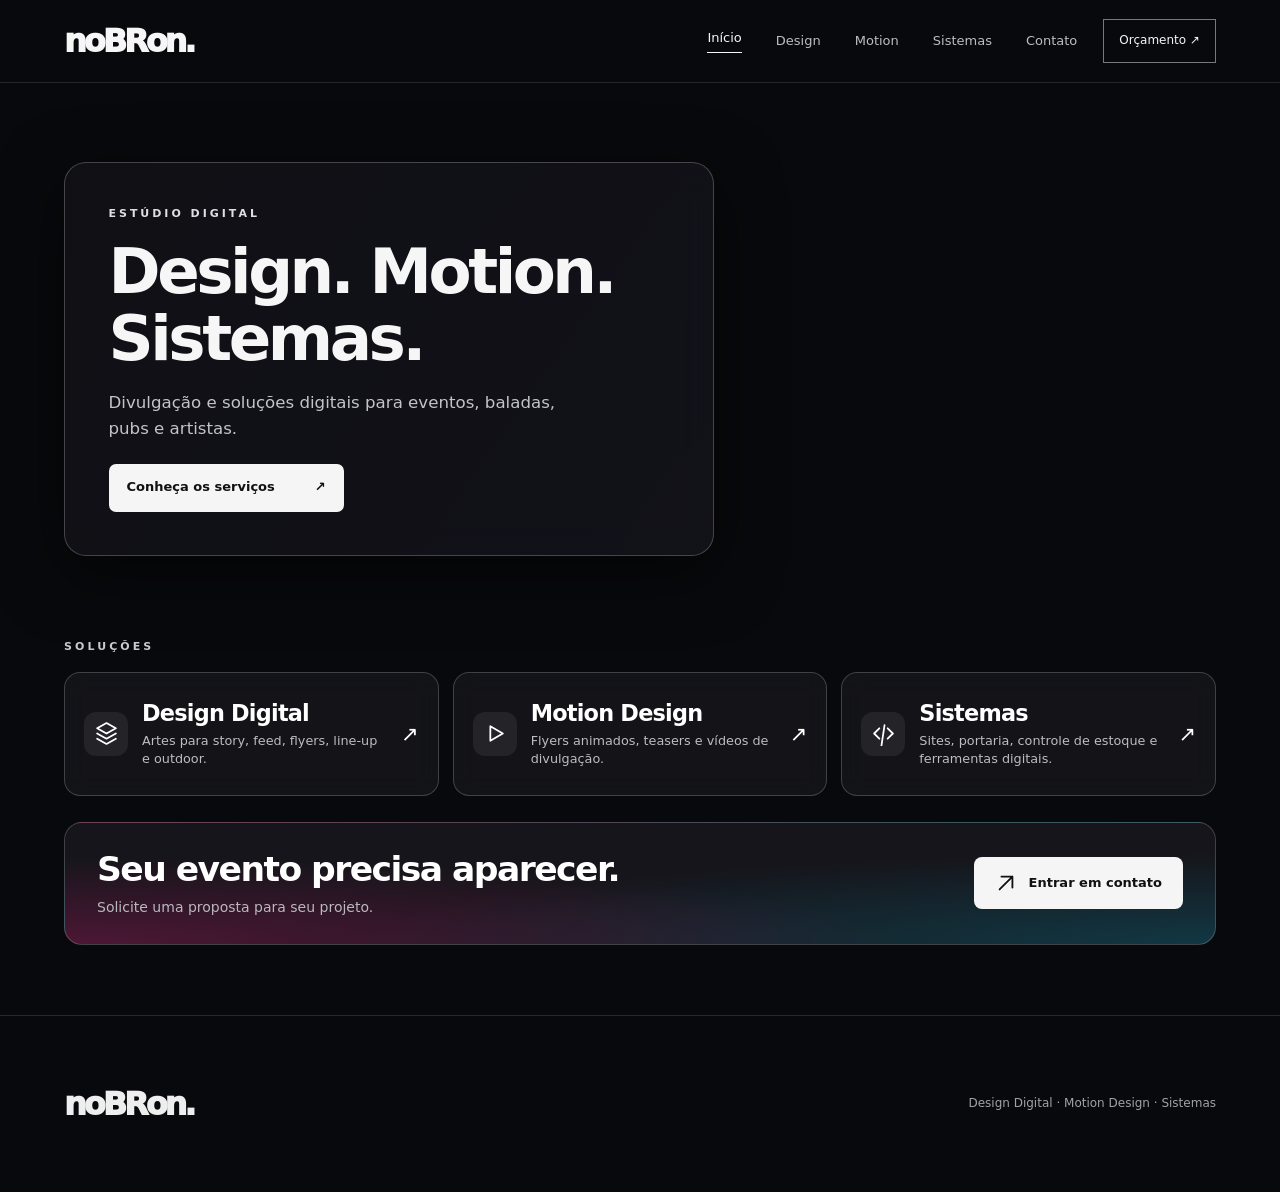
<file: index.html>
<!doctype html>
<html lang="pt-BR">
<head>
  <meta charset="utf-8" />
  <meta name="viewport" content="width=device-width, initial-scale=1, viewport-fit=cover" />
  <meta name="theme-color" content="#09090b" />
  <meta name="description" content="noBRon — Design Digital, Motion Design e Sistemas para eventos, baladas, pubs e artistas." />
  <title>noBRon. — Design. Motion. Sistemas.</title>
  <script>
    // Supabase may fall back to the configured Site URL when /admin is not allowlisted.
    // Preserve the one-time authentication response and hand it to the admin page.
    (function () {
      var h = new URLSearchParams(location.hash.slice(1));
      var q = new URLSearchParams(location.search);
      if ((h.has('access_token') && h.has('refresh_token')) || (q.has('code') && q.has('state'))) {
        location.replace('/admin' + location.search + location.hash);
      }
    }());
  </script>
  <link rel="icon" type="image/svg+xml" href="/assets/favicon.svg" />
  <link rel="stylesheet" href="/site-simple.css" />
  <script src="/content-schema.js" defer></script>
  <script src="/contact-page.js" defer></script>
  <script src="/site-simple.js" defer></script>
  <link rel="stylesheet" href="/contact-page.css" />
  <link rel="stylesheet" href="/home-editorial.css" />
  <link rel="stylesheet" href="/solutions-editorial.css" />
  <link rel="stylesheet" href="/design-editorial.css" />
  <link rel="stylesheet" href="/motion-editorial.css" />
  <link rel="stylesheet" href="/systems-editorial.css" />
  <script src="/home-media-wall.js" defer></script>
</head>
<body data-theme="dark">
  <a class="skip-link" href="#main">Pular para o conteúdo</a>
  <div id="app"></div>
  <div class="ns-intro" id="ns-intro" aria-hidden="true">
    <div class="ns-intro-center">
      <div class="ns-intro-symbols">
        <svg class="ns-intro-symbol" data-intro-icon="design" viewBox="0 0 96 96" fill="none" aria-hidden="true"><path d="M48 12 82 31 48 50 14 31 48 12Z M14 46 48 65 82 46 M14 61 48 80 82 61" stroke="currentColor" stroke-width="5" stroke-linejoin="round" stroke-linecap="round"/></svg>
        <svg class="ns-intro-symbol" data-intro-icon="motion" viewBox="0 0 96 96" fill="none" aria-hidden="true"><path d="M30 16 77 48 30 80V16Z" stroke="currentColor" stroke-width="6" stroke-linejoin="round"/></svg>
        <svg class="ns-intro-symbol" data-intro-icon="sistemas" viewBox="0 0 96 96" fill="none" aria-hidden="true"><path d="M35 25 13 48 35 71 M61 25 83 48 61 71 M56 15 40 81" stroke="currentColor" stroke-width="6" stroke-linecap="round" stroke-linejoin="round"/></svg>
        <svg class="ns-intro-symbol" data-intro-icon="contato" viewBox="0 0 96 96" fill="none" aria-hidden="true"><rect x="12" y="24" width="72" height="48" rx="8" stroke="currentColor" stroke-width="5"/><path d="M16 29 48 52 80 29" stroke="currentColor" stroke-width="5" stroke-linecap="round" stroke-linejoin="round"/></svg>
      </div>
      <div class="ns-intro-home-logo" aria-hidden="true"></div>
    </div>
  </div>
  <noscript>Ative o JavaScript para navegar pelas páginas da noBRon.</noscript>
</body>
</html>
</file>
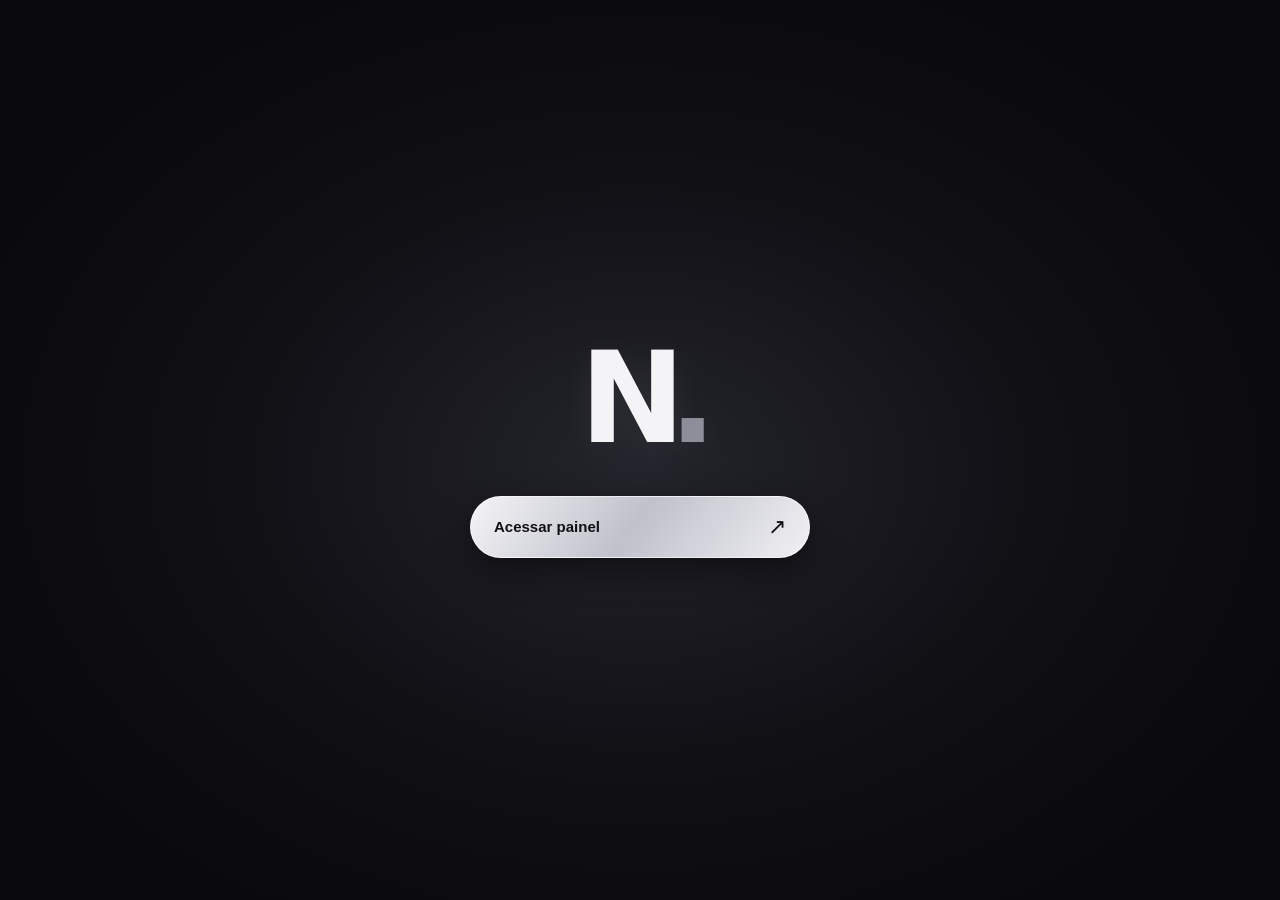
<file: admin/index.html>
<!doctype html><html lang="pt-BR"><head><meta charset="utf-8"><meta name="viewport" content="width=device-width,initial-scale=1"><meta name="robots" content="noindex,nofollow,noarchive"><meta name="referrer" content="no-referrer"><meta http-equiv="Content-Security-Policy" content="default-src 'none'; script-src 'self'; style-src 'self'; connect-src https://fsaqzbwxhjpnfgqxdvnz.supabase.co; img-src 'self' data: blob: https://fsaqzbwxhjpnfgqxdvnz.supabase.co; media-src blob: https://fsaqzbwxhjpnfgqxdvnz.supabase.co; form-action 'self'; base-uri 'none'"><title>Painel administrativo · noBRon</title><link rel="stylesheet" href="/admin/v3.css"><script defer src="/admin/v3.js"></script></head><body><header><a href="/">noBRon.</a><span>PAINEL ADMINISTRATIVO</span></header><main><section id="login" class="admin-entry" aria-label="Acesso administrativo"><div class="admin-entry-inner"><div class="admin-entry-mark" aria-hidden="true">N<span>.</span></div><form id="login-form"><button type="submit" id="send">Acessar painel <span aria-hidden="true">↗</span></button></form><p id="login-message" role="status" aria-live="polite"></p></div></section><section id="editor" hidden><nav class="admin-tabs" aria-label="Seções do painel"><button type="button" data-admin-tab="home" aria-selected="true">Home</button><button type="button" data-admin-tab="design" aria-selected="false">Design Digital</button><button type="button" data-admin-tab="motion" aria-selected="false">Motion Design</button></nav><div data-admin-panel="home"><div class="heading"><div><p class="eyebrow">BACKGROUND · HOME</p><h1>Galeria de mídias.</h1></div><button id="logout" class="secondary">Sair</button></div><p>Cadastre flyers e motion designs que aparecem nas colunas animadas da Home. Arquivos enviados são publicados automaticamente.</p><form id="upload-form" class="field-group"><h2>Adicionar imagens ou vídeos</h2><label for="files">Selecione os arquivos</label><input id="files" type="file" accept="image/png,image/jpeg,image/webp,image/gif,video/mp4,video/webm" multiple required><p class="hint">PNG, JPG, WebP, GIF até 10 MB; MP4 e WebM até 30 MB cada. Envie arquivos otimizados para o site carregar rapidamente.</p><button id="upload" type="submit">Cadastrar mídias</button><p id="upload-status" role="status"></p><div id="home-upload-results" class="upload-results" aria-live="polite"></div></form></div><div data-admin-panel="motion" hidden><section class="field-group motion-admin" aria-labelledby="motion-admin-title"><p class="eyebrow">PÁGINA MOTION DESIGN · VÍDEOS DA VITRINE</p><h2 id="motion-admin-title">Biblioteca de Motion Design</h2><p>Cadastre aqui somente os vídeos da página <strong>Motion Design</strong>. Eles não entram no background da Home. Os vídeos começam como rascunho e só aparecem no site depois de publicados.</p><form id="motion-upload-form"><label for="motion-file">Arquivo de vídeo</label><input id="motion-file" type="file" accept="video/mp4,video/webm" multiple required><p class="hint">Selecione quantos vídeos quiser de uma vez. O sistema envia um por vez e mostra o resultado de cada arquivo. MP4 ou WebM, até 30 MB por arquivo. Recomenda-se vídeo vertical otimizado, sem áudio necessário.</p><button id="motion-upload" type="submit">Adicionar como rascunho</button><p id="motion-upload-status" role="status"></p><div id="motion-upload-results" class="upload-results" aria-live="polite"></div></form><div class="heading"><h3>Vídeos cadastrados</h3><button class="secondary" type="button" id="motion-refresh">Atualizar</button></div><div id="motion-list" class="motion-grid"></div><p id="motion-status" role="status"></p><a class="design-card-view" href="/solucoes/motion" target="_blank" rel="noopener">Ver página Motion Design ↗</a></section></div><div data-admin-panel="design" hidden><section class="field-group design-cards-admin" aria-labelledby="design-cards-title"><p class="eyebrow">PÁGINA DESIGN DIGITAL · DESTAQUES DO TOPO</p><h2 id="design-cards-title">Três imagens de destaque</h2><p>Estas imagens aparecem nos três cards sobrepostos, logo abaixo da apresentação de <strong>Design Digital</strong>. Não são as mídias do background. Cada campo controla somente a posição indicada.</p><p class="hint">Envie uma arte vertical em JPG, PNG ou WebP (até 10 MB), preferencialmente na proporção <strong>9:16 (Story)</strong>, por exemplo 1080 × 1920 px. O site ajusta automaticamente o enquadramento no desktop e no celular, sem esticar nem recortar a imagem. A arte completa fica visível.</p><div class="design-card-grid"><article class="design-card-admin" data-admin-card="1"><h3>Card 1 · Esquerda</h3><p>Imagem inclinada à esquerda, atrás do card central.</p><div class="design-card-preview" id="card-preview-1">Nenhuma imagem cadastrada</div><label for="card-file-1">Escolher imagem do Card 1</label><input type="file" id="card-file-1" accept="image/jpeg,image/png,image/webp"><div class="design-card-actions"><button type="button" data-card-upload="1">Salvar / substituir</button><button type="button" class="danger" data-card-delete="1">Remover</button></div><p class="design-card-status" id="card-status-1" role="status"></p></article><article class="design-card-admin" data-admin-card="2"><h3>Card 2 · Centro</h3><p>Imagem principal, à frente das outras duas.</p><div class="design-card-preview" id="card-preview-2">Nenhuma imagem cadastrada</div><label for="card-file-2">Escolher imagem do Card 2</label><input type="file" id="card-file-2" accept="image/jpeg,image/png,image/webp"><div class="design-card-actions"><button type="button" data-card-upload="2">Salvar / substituir</button><button type="button" class="danger" data-card-delete="2">Remover</button></div><p class="design-card-status" id="card-status-2" role="status"></p></article><article class="design-card-admin" data-admin-card="3"><h3>Card 3 · Direita</h3><p>Imagem inclinada à direita, atrás do card central.</p><div class="design-card-preview" id="card-preview-3">Nenhuma imagem cadastrada</div><label for="card-file-3">Escolher imagem do Card 3</label><input type="file" id="card-file-3" accept="image/jpeg,image/png,image/webp"><div class="design-card-actions"><button type="button" data-card-upload="3">Salvar / substituir</button><button type="button" class="danger" data-card-delete="3">Remover</button></div><p class="design-card-status" id="card-status-3" role="status"></p></article></div><p class="hint">As alterações são publicadas após salvar. Se uma posição estiver vazia, o site mantém o card gráfico provisório correspondente.</p><a class="design-card-view" href="/solucoes/design" target="_blank" rel="noopener">Ver página Design Digital ↗</a></section></div><div data-admin-panel="home"><div class="heading"><h2>Mídias cadastradas</h2><button id="reload" class="secondary">Atualizar</button></div><p id="media-count"></p><div id="media-list" class="media-grid"></div><p id="status" role="status"></p></div></section></main><footer>noBRon. · Administração de mídias</footer></body></html>
</file>
<file: site-simple.css>
:root{--bg:#0d0d10;--ink:#111115;--paper:#f4f4f1;--muted:#adadb4;--gap:clamp(20px,5vw,72px)}
*,*:before,*:after{box-sizing:border-box}
html{scroll-behavior:smooth}
body{margin:0;background:var(--bg);color:#f5f5f5;font:16px/1.45 Inter,ui-sans-serif,system-ui,-apple-system,"Segoe UI",sans-serif;overflow-x:hidden;-webkit-font-smoothing:antialiased}
a{color:inherit;text-decoration:none}button{font:inherit;cursor:pointer}h1,h2,h3,p{margin:0}h1,h2,h3{letter-spacing:-.07em}img,video{display:block;max-width:100%}[hidden]{display:none!important}
.ns-wrap{width:min(100% - var(--gap)*2,1330px);margin-inline:auto}
.ns-top{height:83px;padding:0 var(--gap);position:relative;z-index:20;display:flex;align-items:center;justify-content:space-between;gap:26px;background:#0d0d10}
.ns-logo{font-size:32px;letter-spacing:-.095em;font-weight:950;white-space:nowrap}
.ns-top nav{display:flex;gap:34px;margin-left:auto;align-items:center}
.ns-top nav a{font-size:13px;opacity:.76}.ns-top nav a[aria-current=page]{opacity:1;border-bottom:1px solid currentColor;padding-bottom:4px}
.ns-top-contact{font-size:12px;border:1px solid #77777d;padding:12px 15px}
.ns-footer{border-top:1px solid #39393d;display:flex;align-items:center;justify-content:space-between;gap:20px;padding:65px var(--gap);color:#a1a1a7;font-size:12px}.ns-footer .ns-logo{color:#eee}
.ns-bottom{display:none}
.ns-hero{position:relative;min-height:680px;display:grid;grid-template-columns:1fr 1.05fr;gap:clamp(28px,6vw,90px);align-items:center;padding:80px var(--gap) 90px;background:#101013}
.ns-hero-copy{position:relative;z-index:2}
.ns-hero-copy>small,.ns-title>small,.ns-feature-copy>small,.ns-cta small{font-size:10px;letter-spacing:.19em;font-weight:800;text-transform:uppercase;display:block;margin-bottom:24px}
.ns-hero h1{font-size:clamp(58px,7vw,120px);line-height:.94;font-weight:950;max-width:12ch;margin-bottom:24px}
.ns-hero p{font-size:clamp(16px,1.7vw,22px);line-height:1.48;max-width:510px;color:#c0c0c7;margin-bottom:28px}
.ns-button{display:inline-flex;align-items:center;justify-content:space-between;gap:40px;padding:15px 21px;min-height:50px;background:#f5f5f5;color:#111;font-size:13px;font-weight:800;white-space:nowrap;transition:transform .25s}.ns-button:hover{transform:translateY(-3px)}
.ns-slot{width:100%;min-height:420px;position:relative;overflow:hidden;isolation:isolate}
.ns-reveal{cursor:pointer;background:#25252c}
.ns-reveal .ns-only-d,.ns-reveal .ns-only-m{position:absolute;inset:0}
.ns-only-m{display:none}
.ns-media-content{height:100%;width:100%;object-fit:cover;filter:grayscale(1);transition:filter .65s ease,transform .75s}
.ns-reveal:hover .ns-media-content,.ns-reveal.active .ns-media-content{filter:grayscale(0)}
.ns-graphic{background:radial-gradient(circle at 74% 26%,#51515a,#19191d 56%,#0d0d10);display:flex;flex-direction:column;justify-content:space-between;align-items:center;color:#eee;padding:35px;clip-path:polygon(9% 0,100% 0,100% 90%,0 100%,0 12%)}
.ns-graphic strong{font-size:clamp(44px,6vw,90px);line-height:.9;letter-spacing:-.095em;text-align:center;font-weight:950;align-self:center;margin:auto 0}
.ns-graphic i{font-style:normal;font-size:10px;letter-spacing:.16em}
.ns-graphic .ns-art-kicker{align-self:start;font-size:11px;letter-spacing:.14em}
.ns-hero-home{grid-template-columns:.95fr 1.05fr;min-height:740px}
.ns-hero-home h1{font-size:clamp(64px,8vw,135px);max-width:9ch}
.ns-hero-home .ns-graphic strong{transform:rotate(-8deg)}
.ns-hero-solutions{background:#ecece9;color:#131316}
.ns-hero-solutions p{color:#59595f}
.ns-hero-solutions .ns-graphic{background:#141417;display:flex;align-items:flex-start;justify-content:center;gap:24px}
.ns-hero-solutions .ns-graphic>span{font-size:clamp(20px,2.7vw,42px);font-weight:900;letter-spacing:-.055em;border-bottom:1px solid #7c7c84;padding-bottom:15px;width:100%}
.ns-hero-design{background:#f3f3ef;color:#111}
.ns-hero-design p{color:#535359}
.ns-hero-design .ns-graphic{background:linear-gradient(130deg,#626269,#111117);clip-path:polygon(0 0,93% 0,100% 100%,7% 100%);transform:rotate(2deg)}
.ns-hero-motion{grid-template-columns:1fr 1fr;background:#111114;min-height:760px}
.ns-hero-motion .ns-graphic{background:radial-gradient(circle,#777780,#111115 64%);clip-path:polygon(12% 0,100% 10%,88% 100%,0 85%)}
.ns-graphic .ns-play{font-size:clamp(100px,12vw,230px);line-height:1}
.ns-hero-sistemas{background:#17171b;min-height:730px}
.ns-hero-sistemas .ns-graphic{background:linear-gradient(135deg,#494952,#151518);clip-path:none;transform:perspective(1100px) rotateY(-6deg);border:1px solid #7d7d83;align-items:flex-start}
.ns-hero-sistemas .ns-graphic strong{text-align:left;align-self:flex-start;font-size:clamp(40px,5vw,78px)}
.ns-browserbar{font-size:10px;letter-spacing:.09em}
.ns-hero-contact{background:#ecece9;color:#111;min-height:630px}
.ns-hero-contact p{color:#56565c}.ns-hero-contact .ns-graphic{background:#1d1d22}
.ns-title{max-width:840px;margin-bottom:45px}
.ns-title>small{margin-bottom:16px;color:inherit;opacity:.55}
.ns-title h2{font-size:clamp(43px,6vw,86px);line-height:.99;font-weight:900;margin-bottom:17px}
.ns-title p{font-size:clamp(15px,1.7vw,20px);max-width:630px;opacity:.68}
.ns-services{background:var(--paper);color:var(--ink);padding:110px 0}
.ns-service-list{border-top:1px solid #a7a7a7}
.ns-service-link{border-bottom:1px solid #a7a7a7;display:grid;grid-template-columns:52px 1fr 30px;gap:20px;align-items:center;padding:35px 0;transition:padding .3s}
.ns-service-link:hover{padding-left:12px}
.ns-service-link>span{font-size:12px;color:#707077;font-weight:800}
.ns-service-link strong{font-size:clamp(29px,3.5vw,55px);letter-spacing:-.06em;line-height:1}
.ns-service-link p{font-size:15px;color:#57575e;margin-top:9px}
.ns-service-link>b{font-size:24px}
.ns-feature{padding:105px 0;background:#f2f2ef;color:#141418}
.ns-feature:nth-of-type(even){background:#131317;color:#f2f2f3}
.ns-feature-grid{display:grid;grid-template-columns:1fr 1fr;gap:8%;align-items:center}
.ns-feature-copy h2{font-size:clamp(50px,6vw,96px);line-height:.94;margin-bottom:23px}
.ns-feature-copy p{font-size:18px;opacity:.72;max-width:450px;margin-bottom:28px}
.ns-feature .ns-button{background:#18181b;color:#fff}
.ns-feature-image{min-height:435px}
.ns-feature-image.ns-graphic{background:radial-gradient(circle at 70% 30%,#4c4c55,#121216);clip-path:polygon(0 0,100% 9%,93% 100%,0 90%)}
.ns-feature .ns-graphic strong{font-size:clamp(45px,5vw,78px)}
.ns-feature-motion{background:#111114;color:#eee}
.ns-feature-motion .ns-button{background:#f3f3f3;color:#111}
.ns-feature-motion .ns-graphic{background:radial-gradient(circle,#777784,#101013 67%);clip-path:polygon(10% 0,100% 0,100% 100%,0 88%)}
.ns-feature-sistemas{background:#e8e8e4}
.ns-feature-sistemas .ns-graphic{background:linear-gradient(135deg,#4b4b52,#111114);clip-path:polygon(0 10%,100% 0,100% 88%,10% 100%)}
.ns-formats{padding:105px 0;background:#141417;color:#f7f7f7}
.ns-page-design .ns-formats{background:#111114}
.ns-page-motion .ns-formats{background:#ededeb;color:#131315}
.ns-page-sistemas .ns-formats{background:#efefec;color:#131315}
.ns-formats-list{display:grid;grid-template-columns:repeat(2,1fr);gap:1px;background:#5c5c62}
.ns-formats-list>div{background:#1e1e22;display:flex;align-items:center;gap:25px;padding:32px;min-height:115px}
.ns-page-motion .ns-formats-list>div,.ns-page-sistemas .ns-formats-list>div{background:#efefec}
.ns-formats-list small{font-size:11px;opacity:.55;font-weight:750}
.ns-formats-list strong{font-size:clamp(20px,3vw,43px);letter-spacing:-.06em;line-height:1.05}
.ns-gallery,.ns-empty-gallery{padding:100px 0;background:#f2f2ef;color:#141418}
.ns-page-home .ns-gallery{background:#17171a;color:#f6f6f6}
.ns-page-motion .ns-gallery{background:#17171a;color:#f6f6f6}
.ns-gallery-tools{display:flex;justify-content:space-between;align-items:center;margin-bottom:23px}
.ns-gallery-tools span{font-size:12px;color:inherit;opacity:.6}
.ns-gallery-tools>div{display:flex;gap:7px}
.ns-gallery-tools button{border:1px solid currentColor;border-radius:100%;width:40px;height:40px;color:inherit;background:transparent}
.ns-gallery-track{display:flex;gap:16px;overflow-x:auto;scroll-snap-type:x proximity;scrollbar-width:none;overscroll-behavior-inline:contain}
.ns-gallery-track::-webkit-scrollbar{display:none}
.ns-gallery-m{display:none}
.ns-gallery-item{flex:0 0 clamp(240px,38vw,520px);aspect-ratio:4/5;background:#27272a;border:0;padding:0;position:relative;overflow:hidden;scroll-snap-align:start;cursor:zoom-in}
.ns-page-motion .ns-gallery-item{aspect-ratio:9/12}
.ns-page-sistemas .ns-gallery-item{aspect-ratio:16/10}
.ns-gallery-item img,.ns-gallery-item video{width:100%;height:100%;object-fit:cover;filter:grayscale(1);transition:filter .6s,transform .7s}
.ns-gallery-item:hover img,.ns-gallery-item:focus-visible img{filter:grayscale(0);transform:scale(1.025)}
.ns-play-icon{position:absolute;top:50%;left:50%;transform:translate(-50%,-50%);display:grid;place-items:center;width:60px;height:60px;color:#fff;border:1px solid #fff9;border-radius:100%;background:#16161899;font-size:25px}
.ns-empty-gallery{padding:70px 0}.ns-empty-gallery p{opacity:.7}
.ns-cta{background:#161619;color:#f5f5f5;padding:95px 0}
.ns-cta h2{font-size:clamp(54px,8vw,120px);line-height:.91;max-width:10ch}
.ns-cta p{margin:25px 0;max-width:510px;font-size:18px;color:#b9b9bd}
.ns-contact{background:#121215;padding:105px 0 125px;color:#f5f5f5}
.ns-contact-list{border-top:1px solid #505058}
.ns-contact-list a{border-bottom:1px solid #505058;display:grid;align-items:center;grid-template-columns:1fr 1fr 35px;gap:15px;padding:26px 5px}
.ns-contact-list a strong{font-size:clamp(26px,3.5vw,50px);letter-spacing:-.065em}
.ns-contact-list a span{font-size:14px;color:#aaa}
.ns-contact-list a>b{font-size:23px}
.ns-contact-pending{font-size:14px;color:#aaa}
.ns-divider{height:55px;position:relative;background:#121215;overflow:hidden}
.ns-divider:before{content:"";position:absolute;inset:0;background:#f2f2ef}
.ns-divider.ns-d-curve:before{clip-path:ellipse(83% 90% at 16% 100%)}
.ns-divider.ns-d-diagonal:before{clip-path:polygon(0 57%,100% 4%,100% 100%,0 100%)}
.ns-divider.ns-d-fold:before{clip-path:polygon(0 100%,0 35%,25% 55%,48% 22%,77% 75%,100% 38%,100% 100%)}
.ns-divider.ns-d-notch:before{clip-path:polygon(0 100%,0 40%,50% 85%,100% 22%,100% 100%)}
#ns-overlay:not([hidden]){position:fixed;inset:0;background:#0b0b0bef;z-index:100;display:grid;place-items:center;padding:20px}
.ns-dialog{max-width:100%;max-height:100%;display:flex;flex-direction:column;align-items:flex-end;gap:12px}
.ns-dialog img,.ns-dialog video{max-height:80vh;max-width:90vw;object-fit:contain}
.ns-close{width:44px;height:44px;background:#eee;color:#111;border:0;font-size:30px}
.ns-edit-section{position:relative}
@media(min-width:801px){
.ns-gallery-d{display:flex}.ns-gallery-m{display:none}
}
@media(max-width:800px){
.ns-only-d{display:none}
.ns-only-m{display:block;position:absolute;inset:0}
:root{--gap:22px}
.ns-top{height:70px}.ns-top nav,.ns-top-contact{display:none}.ns-logo{font-size:30px}
.ns-page{padding-bottom:0}
.ns-bottom{position:fixed;z-index:50;display:grid;grid-template-columns:repeat(5,minmax(0,1fr));align-items:stretch;left:12px;right:12px;bottom:calc(10px + env(safe-area-inset-bottom));height:70px;padding:5px;border:1px solid #ffffff45;border-radius:36px;background:linear-gradient(120deg,#211721df,#11151bdf 70%,#0e2025df);backdrop-filter:blur(25px) saturate(1.25);-webkit-backdrop-filter:blur(25px) saturate(1.25);box-shadow:0 14px 38px #000a,inset 0 1px #ffffff18;gap:2px}
.ns-bottom a{position:relative;isolation:isolate;display:flex;min-width:0;align-items:center;justify-content:center;flex-direction:column;gap:4px;color:#c3c3ca;border:1px solid transparent;border-radius:32px;font-size:clamp(9px,2.5vw,11px);line-height:1.15;font-weight:620;text-decoration:none;transition:color .2s,transform .2s}
.ns-bottom a svg{width:22px;height:22px;flex:none;stroke:#d4d4da;filter:drop-shadow(0 1px 0 #fff7) drop-shadow(0 2px 2px #000a)}
.ns-bottom a[aria-current=page]{color:#fff;border-color:#ef8cd5a8;background:linear-gradient(115deg,#8e236a66,#3a1c4566 49%,#087d9066);box-shadow:inset 0 1px 1px #ffffff45,0 0 18px #c92b9d42,0 0 16px #08b9d02b}
.ns-bottom a[aria-current=page] svg{stroke:#fff;filter:drop-shadow(0 0 3px #e68cc8)}
.ns-bottom a:active{transform:scale(.96)}
.ns-footer{padding:52px var(--gap) calc(115px + env(safe-area-inset-bottom));flex-direction:column;align-items:flex-start}
.ns-hero{min-height:0;grid-template-columns:1fr;gap:36px;padding:65px var(--gap) 65px}
.ns-hero-copy>small{margin-bottom:20px}
.ns-hero h1{font-size:clamp(57px,12vw,88px);line-height:.92;max-width:13ch;margin-bottom:20px;overflow-wrap:normal}
.ns-hero p{font-size:16px;margin-bottom:24px}
.ns-button{padding:13px 18px;min-height:46px}
.ns-hero-art{min-height:330px;height:clamp(330px,105vw,490px)}
.ns-graphic{padding:20px}
.ns-graphic strong{font-size:clamp(48px,12vw,78px)}
.ns-hero-solutions .ns-graphic>span{font-size:clamp(30px,7vw,51px);padding-bottom:9px}
.ns-hero-motion .ns-graphic{clip-path:polygon(0 0,100% 7%,100% 100%,0 92%)}
.ns-hero-sistemas .ns-graphic{transform:perspective(900px) rotateY(-3deg)}
.ns-hero-sistemas .ns-graphic strong{font-size:clamp(39px,10vw,75px)}
.ns-services,.ns-formats,.ns-gallery,.ns-contact{padding:70px 0}
.ns-title{margin-bottom:28px}.ns-title h2{font-size:clamp(43px,10vw,70px);line-height:1.01;margin-bottom:14px}.ns-title p{font-size:15px}
.ns-service-link{grid-template-columns:30px 1fr 18px;gap:9px;padding:24px 0}
.ns-service-link strong{font-size:clamp(26px,7vw,39px)}.ns-service-link p{font-size:13px;line-height:1.45}.ns-service-link>b{font-size:20px}
.ns-feature{padding:70px 0}
.ns-feature-grid{grid-template-columns:1fr;gap:32px}
.ns-feature-copy h2{font-size:clamp(50px,12vw,82px);margin-bottom:14px}
.ns-feature-copy p{font-size:16px;margin-bottom:22px}
.ns-feature-image{min-height:320px;height:380px}
.ns-formats-list{grid-template-columns:1fr;gap:1px}
.ns-formats-list>div{min-height:91px;padding:23px;gap:18px}
.ns-formats-list strong{font-size:clamp(23px,6vw,32px)}
.ns-gallery-tools{margin-bottom:17px}
.ns-gallery-d{display:none}.ns-gallery-m{display:flex}
.ns-gallery-item{flex-basis:min(78vw,340px);aspect-ratio:3/4}
.ns-page-motion .ns-gallery-item{aspect-ratio:9/16}
.ns-page-sistemas .ns-gallery-item{aspect-ratio:4/3}
.ns-gallery-track{margin-right:calc(-1*var(--gap));padding-right:var(--gap);gap:12px}
.ns-cta{padding:75px 0 100px}.ns-cta h2{font-size:clamp(55px,12vw,88px)}.ns-cta p{font-size:16px}
.ns-contact-list a{grid-template-columns:1fr 25px;gap:6px;padding:24px 0}
.ns-contact-list a strong{font-size:34px}.ns-contact-list a span{grid-column:1;grid-row:2}.ns-contact-list a b{grid-row:1/3;grid-column:2}
.ns-divider{height:37px}
.ns-divider.ns-m-curve:before{clip-path:ellipse(83% 90% at 16% 100%)}
.ns-divider.ns-m-diagonal:before{clip-path:polygon(0 57%,100% 4%,100% 100%,0 100%)}
.ns-divider.ns-m-fold:before{clip-path:polygon(0 100%,0 35%,25% 55%,48% 22%,77% 75%,100% 38%,100% 100%)}
.ns-divider.ns-m-notch:before{clip-path:polygon(0 100%,0 40%,50% 85%,100% 22%,100% 100%)}
}
@media(prefers-reduced-motion:reduce){html{scroll-behavior:auto}*,*:before,*:after{animation:none!important;transition:none!important}}


/* Uploaded visual for the final Home callout, controlled per device. */
.ns-cta{position:relative;overflow:hidden;isolation:isolate}
.ns-cta>.ns-wrap{position:relative;z-index:2}
.ns-cta-media{position:absolute;inset:0;min-height:0;height:100%;z-index:0;opacity:.24;clip-path:none}
.ns-cta-media.ns-graphic{display:none}
.ns-cta-media img,.ns-cta-media video{width:100%;height:100%;object-fit:cover}
@media(max-width:800px){.ns-cta-media{opacity:.18}}


/* Each service has a genuinely different portfolio treatment. */
.ns-page-design .ns-gallery-track{
 display:grid;grid-template-columns:repeat(3,minmax(0,1fr));gap:14px;
 overflow:visible;scroll-snap-type:none
}
.ns-page-design .ns-gallery-item{flex:auto;min-width:0;aspect-ratio:3/4;scroll-snap-align:none}
.ns-page-design .ns-gallery-item:nth-child(5n+2){aspect-ratio:4/5}
.ns-page-design .ns-gallery-item:nth-child(5n+3){aspect-ratio:1/1}
.ns-page-design .ns-gallery-tools button{display:none}
.ns-page-motion .ns-gallery-track{gap:18px}
.ns-page-motion .ns-gallery-item{aspect-ratio:9/16;max-height:540px;flex-basis:clamp(250px,29vw,380px);border-radius:3px}
.ns-page-motion .ns-gallery-item>video{filter:grayscale(1);object-position:center}
.ns-page-motion .ns-play-icon{width:70px;height:70px}
.ns-page-sistemas .ns-gallery-track{padding:34px 14px 44px;gap:38px;perspective:1400px}
.ns-page-sistemas .ns-gallery-item{flex-basis:clamp(370px,47vw,640px);aspect-ratio:16/10;border:8px solid #2b2b31;border-top-width:24px;box-shadow:20px 22px 0 #a7a7a7,24px 28px 42px #0002;transform:perspective(950px) rotateY(-6deg);transition:transform .65s,box-shadow .65s}
.ns-page-sistemas .ns-gallery-item:hover{transform:perspective(950px) rotateY(0deg) translateY(-5px);box-shadow:10px 14px 0 #a7a7a7,15px 22px 38px #0003}
.ns-page-home .ns-gallery-item{flex-basis:clamp(320px,38vw,520px);aspect-ratio:4/3}
@media(max-width:800px){
 .ns-page-design .ns-gallery-track{grid-template-columns:repeat(2,minmax(0,1fr));gap:9px;padding-right:0;margin-right:0}
 .ns-page-design .ns-gallery-item{width:100%;aspect-ratio:3/4}
 .ns-page-design .ns-gallery-item:nth-child(5n+2){aspect-ratio:4/5}
 .ns-page-design .ns-gallery-item:nth-child(5n+3){aspect-ratio:1/1}
 .ns-page-motion .ns-gallery-item{flex-basis:min(72vw,330px);aspect-ratio:9/16}
 .ns-page-sistemas .ns-gallery-track{padding:18px 12px 28px 4px;gap:25px}
 .ns-page-sistemas .ns-gallery-item{flex-basis:min(84vw,370px);aspect-ratio:4/3;border-width:5px;border-top-width:19px;box-shadow:9px 12px 0 #b3b3b3;transform:perspective(750px) rotateY(-4deg)}
 .ns-page-home .ns-gallery-item{flex-basis:min(84vw,350px);aspect-ratio:4/3}
}
@media(prefers-reduced-motion:reduce){.ns-page-sistemas .ns-gallery-item{transition:none;transform:none}}


/* Keyboard access: invisible until focused. */
.skip-link{position:fixed;left:12px;top:-100px;z-index:300;background:#fff;color:#111;padding:12px 18px;font-size:13px;border-radius:8px}
.skip-link:focus{top:12px}
.ns-bottom a:focus-visible,.ns-top a:focus-visible,.ns-button:focus-visible,.ns-gallery-item:focus-visible{outline:2px solid currentColor;outline-offset:4px}

/* Adaptive glass introduction: canonical styles */
.ns-intro{--intro-accent:#c4c6d0;position:fixed;inset:0;z-index:9999;display:grid;place-items:center;overflow:hidden;pointer-events:all;background:rgba(9,9,13,.52);-webkit-backdrop-filter:blur(24px) saturate(.8);backdrop-filter:blur(24px) saturate(.8);isolation:isolate;opacity:1;clip-path:circle(150vmax at 50% 50%);transition:clip-path .72s cubic-bezier(.72,0,.2,1),opacity .72s ease}
.ns-intro[data-destination="design"]{--intro-accent:#d45aab}
.ns-intro[data-destination="motion"]{--intro-accent:#5bc9d7}
.ns-intro[data-destination="sistemas"]{--intro-accent:#bfc6d8}
.ns-intro[data-destination="contato"]{--intro-accent:#e2dbe5}
.ns-intro:before{content:"";position:absolute;inset:0;background:radial-gradient(ellipse at 45% 50%,color-mix(in srgb,var(--intro-accent) 13%,transparent),transparent 52%);pointer-events:none}
.ns-intro-center{position:relative;display:grid;place-items:center;width:clamp(110px,24vw,150px);height:clamp(110px,24vw,150px);transform:translateY(-2vh)}
.ns-intro-symbols{position:absolute;inset:0;display:grid;place-items:center}
.ns-intro-symbol{position:absolute;inset:0;width:100%;height:100%;padding:15%;color:#e0e1e8;opacity:0;transform:translateY(9px) scale(.9);transition:opacity .16s ease,transform .25s ease;filter:drop-shadow(0 7px 12px #0008)}
.ns-intro-symbol.is-active{opacity:1;transform:translateY(0) scale(1)}
.ns-intro-symbol path,.ns-intro-symbol rect{stroke:currentColor}
.ns-intro-home-logo{position:absolute;inset:0;display:flex;align-items:center;justify-content:center;opacity:0;transform:scale(.92);transition:opacity .18s ease,transform .3s ease;white-space:nowrap}
.ns-intro-home-logo.is-active{opacity:1;transform:scale(1)}
.ns-intro-home-logo .ns-logo{font-size:clamp(31px,7vw,47px);color:#f3f3f6;text-decoration:none;pointer-events:none}
.ns-intro.is-featured .ns-intro-symbol.is-active,.ns-intro.is-featured .ns-intro-home-logo.is-active{filter:drop-shadow(0 0 16px var(--intro-accent));transform:scale(1.1)}
.ns-intro.is-revealing{clip-path:circle(0 at 50% 50%);opacity:0;pointer-events:none}
.ns-intro.is-revealing .ns-intro-symbol.is-active,.ns-intro.is-revealing .ns-intro-home-logo.is-active{transform:scale(2.4);opacity:0;transition:transform .65s ease,opacity .45s ease}
@media(prefers-reduced-motion:reduce){.ns-intro,.ns-intro *{transition:none!important;animation:none!important}.ns-intro.is-revealing{opacity:0}}
</file>
<file: contact-page.css>
.ns-page-contact{background:#0d0d10}
.nc-page{overflow:hidden}
.nc-container{width:min(100% - 2*clamp(22px,6vw,90px),1200px);margin-inline:auto}
.nc-contact-hero{min-height:min(800px,90svh);display:flex;align-items:center;position:relative;background:radial-gradient(ellipse at 90% 90%,#25252a 0%,transparent 48%),#0d0d10;padding:clamp(95px,12vw,160px) 0}
.nc-hero-label,.nc-eyebrow{display:block;font-size:11px;letter-spacing:.23em;font-weight:800;color:#a9a9b0}
.nc-hero-label{display:flex;gap:12px;align-items:center}.nc-dot{width:7px;height:7px;background:#f4f4f4;border-radius:50%}
.nc-contact-hero h1{font-size:clamp(56px,9vw,130px);letter-spacing:-.085em;line-height:.96;max-width:11ch;margin:35px 0}
.nc-contact-hero p{max-width:690px;font-size:clamp(18px,2.2vw,25px);line-height:1.55;color:#b6b6bc}
.nc-whatsapp{margin-top:42px;display:inline-flex;align-items:center;justify-content:space-between;gap:70px;background:#f3f3f3;color:#111;border-radius:100px;padding:20px 28px;font-size:16px;font-weight:800;transition:transform .3s,background .3s}
.nc-whatsapp:hover{transform:translateY(-4px);background:#fff}
.nc-whatsapp span:last-child{font-size:24px;font-weight:400}
.nc-hero-index{position:absolute;bottom:30px;right:clamp(22px,6vw,90px);font-size:11px;letter-spacing:.2em;color:#85858b}
.nc-about{background:#eeefec;color:#121215;padding:clamp(85px,12vw,155px) 0 0}
.nc-about .nc-eyebrow{color:#6a6a70}
.nc-about-head{display:grid;grid-template-columns:1.65fr .6fr;gap:8%;align-items:end;padding-bottom:90px}
.nc-about-head h2{font-size:clamp(46px,6.8vw,95px);line-height:1;letter-spacing:-.08em;max-width:12ch;margin-top:25px}
.nc-years{border-top:1px solid #a6a6a6;padding-top:18px}
.nc-years strong{display:flex;align-items:flex-end;gap:10px;font-size:clamp(92px,12vw,170px);line-height:.9;letter-spacing:-.1em}
.nc-years strong span{font-size:13px;letter-spacing:.1em;padding-bottom:13px}
.nc-years p{font-size:15px;line-height:1.5;color:#5e5e63;max-width:230px;margin-top:22px}
.nc-stage{display:grid;grid-template-columns:1fr 1.6fr;gap:8%;border-top:1px solid #b6b6b6;padding:54px 0 80px}
.nc-stage-meta{display:flex;flex-direction:column;gap:15px;position:sticky;top:30px;align-self:start}
.nc-stage-meta span{font-size:clamp(26px,3.1vw,43px);font-weight:900;letter-spacing:-.065em}
.nc-stage-meta small{font-size:10px;letter-spacing:.2em;font-weight:750;color:#666}
.nc-stage-copy h3{font-size:clamp(32px,4vw,56px);line-height:1.07;letter-spacing:-.065em;margin-bottom:28px}
.nc-stage-copy p{font-size:clamp(16px,1.65vw,19px);line-height:1.78;color:#525259;margin:0 0 19px;max-width:690px}
.nc-outro{background:#18181c;color:#f4f4f4;margin:40px calc(-1*clamp(22px,6vw,90px)) 0;padding:clamp(70px,9vw,125px) clamp(22px,6vw,90px)}
.nc-outro h2{font-size:clamp(43px,6vw,85px);line-height:1.02;letter-spacing:-.075em;max-width:15ch;margin:25px 0}
.nc-outro p{font-size:clamp(17px,1.8vw,21px);line-height:1.65;color:#b5b5bc;max-width:790px;margin:0 0 20px}
.nc-outro-link{display:inline-flex;gap:45px;align-items:center;border-bottom:1px solid #aaa;padding:15px 0;margin-top:25px;font-weight:750}
.nc-outro-link:hover{color:#fff}
@media(max-width:800px){
.nc-contact-hero{min-height:calc(85svh - 70px);padding:95px 0 115px}
.nc-contact-hero h1{font-size:clamp(53px,12vw,78px);margin:28px 0}
.nc-contact-hero p{font-size:17px}
.nc-whatsapp{width:100%;gap:12px;padding:18px 22px;margin-top:35px;font-size:15px}
.nc-about{padding-top:80px}
.nc-about-head{grid-template-columns:1fr;gap:42px;padding-bottom:70px}
.nc-about-head h2{font-size:clamp(45px,10vw,68px)}
.nc-years{display:flex;align-items:end;justify-content:space-between;gap:20px}
.nc-years strong{font-size:100px}.nc-years p{max-width:145px;font-size:13px}
.nc-stage{grid-template-columns:1fr;gap:26px;padding:32px 0 55px}
.nc-stage-meta{position:static;gap:8px}
.nc-stage-meta span{font-size:28px}
.nc-stage-copy h3{font-size:36px;margin-bottom:20px}
.nc-stage-copy p{font-size:16px;line-height:1.7}
.nc-outro{margin-top:12px;padding-bottom:100px}
.nc-outro h2{font-size:clamp(42px,10vw,65px)}
}
@media(prefers-reduced-motion:reduce){.nc-whatsapp{transition:none}}
</file>
<file: home-editorial.css>
/* Home — single canonical stylesheet. No cascade patches or !important. */
body:has(.ns-page-home){background:#08090c;color:#f6f6f7}
body:has(.ns-page-home) .ns-top{background:#08090c;border-bottom:1px solid #ffffff1d}
body:has(.ns-page-home) .ns-footer{background:#08090c;border-top:1px solid #ffffff20}
.ns-page-home{position:relative;isolation:isolate;overflow:hidden;background:#08090c;padding:0 clamp(20px,5vw,74px) 70px}
.ns-page-home .nh-atmosphere{position:absolute;inset:0 0 auto;height:900px;z-index:-1;overflow:hidden;pointer-events:none}
.ns-page-home .nh-collage{position:absolute;inset:-130px -12% 0;overflow:hidden}
.ns-page-home .nh-columns{display:grid;grid-template-columns:repeat(var(--nh-count,6),minmax(0,1fr));gap:15px;width:100%;height:115%;transform:rotate(12deg) scale(1.12);transform-origin:center 35%}
.ns-page-home .nh-column{min-width:0;height:100%;overflow:hidden}
.ns-page-home .nh-strip{display:flex;flex-direction:column;gap:14px;animation:nh-scroll 30s ease-in-out infinite alternate;will-change:transform}
.ns-page-home .nh-column:nth-child(2n) .nh-strip{animation-duration:51s;animation-direction:alternate-reverse}
.ns-page-home .nh-column:nth-child(3n) .nh-strip{animation-duration:57s}
.ns-page-home .nh-sheet{flex:none;width:100%;aspect-ratio:3/4;border:1px solid #ffffff25;border-radius:11px;overflow:hidden;background:#1b1b20;box-shadow:0 10px 35px #0008}
.ns-page-home .nh-sheet img,.ns-page-home .nh-sheet video{display:block;width:100%;height:100%;object-fit:cover}
.ns-page-home .nh-sheet.nh-mono{filter:grayscale(1) brightness(.67)}
.ns-page-home .nh-veil{position:absolute;inset:0;background:linear-gradient(90deg,#08090cc9 0%,#08090c42 52%,#08090c45 100%),linear-gradient(0deg,#08090c 0%,#08090c16 44%,#08090c20 88%,#08090c9c 100%)}
@keyframes nh-scroll{from{transform:translateY(-7%)}to{transform:translateY(7%)}}
.ns-page-home .ns-edit-section{position:relative;width:min(100%,1240px);margin:0 auto}
.ns-page-home .ns-edit-section>section{border:0;box-shadow:none;overflow:visible}
.ns-page-home .ns-divider,.ns-page-home .ns-hero-art,.ns-page-home .ns-cta-media{display:none}
.ns-page-home .ns-edit-section[data-section-id="hero"]{min-height:540px;display:flex;align-items:center;padding-block:48px 36px}
.ns-page-home .ns-edit-section[data-section-id="hero"]>section{width:min(58%,650px);border:1px solid #ffffff38;border-radius:22px;background:linear-gradient(125deg,#111116ed,#14131bdf);backdrop-filter:blur(18px);-webkit-backdrop-filter:blur(18px);box-shadow:0 18px 65px #0008;overflow:hidden}
.ns-page-home .ns-hero{display:block;min-height:0;padding:clamp(28px,3.4vw,46px)}
.ns-page-home .ns-hero-copy{max-width:none}
.ns-page-home .ns-hero-copy>small{font-size:11px;letter-spacing:.27em;font-weight:650;margin-bottom:16px;color:#dedee3}
.ns-page-home .ns-hero h1{font-size:clamp(43px,4.9vw,69px);line-height:1.07;letter-spacing:-.055em;font-weight:650;max-width:13ch;margin:0 0 18px}
.ns-page-home .ns-hero p{font-size:clamp(14px,1.3vw,18px);line-height:1.55;max-width:470px;margin:0 0 22px;color:#c3c3cb}
.ns-page-home .ns-hero .ns-button{margin:0;min-height:48px;padding:13px 18px;border-radius:7px;font-weight:700}
.ns-page-home .ns-edit-section[data-section-id="servicos"]{margin-top:16px;margin-bottom:26px}
.ns-page-home .ns-services{padding:0;background:transparent;color:#f6f6f7}
.ns-page-home .ns-services .ns-wrap{width:100%;max-width:none}
.ns-page-home .ns-services .ns-title{margin:0 0 17px;max-width:none}
.ns-page-home .ns-services .ns-title small{display:block;margin:0;font-size:11px;letter-spacing:.28em;font-weight:650;opacity:1;color:#c9c9d1}
.ns-page-home .ns-services .ns-title h2,.ns-page-home .ns-services .ns-title p{display:none}
.ns-page-home .ns-service-list{display:grid;grid-template-columns:repeat(3,minmax(0,1fr));gap:14px;border:0}
.ns-page-home .ns-service-link{display:grid;grid-template-columns:44px minmax(0,1fr) 18px;gap:14px;align-items:center;min-width:0;min-height:124px;padding:19px;border:1px solid #ffffff32;border-radius:16px;background:#15151bdc;backdrop-filter:blur(12px);-webkit-backdrop-filter:blur(12px);transition:transform .25s,border-color .25s}
.ns-page-home .ns-service-link:hover{transform:translateY(-3px);border-color:#ffffff70;padding-left:19px}
.ns-page-home .ns-service-link>span{display:grid;place-items:center;width:44px;height:44px;border-radius:12px;background:#ffffff12;color:#fff;font-size:0}
.ns-page-home .ns-service-link>span svg{width:25px;height:25px;fill:none;stroke:currentColor;stroke-width:1.7;stroke-linecap:round;stroke-linejoin:round}
.ns-page-home .ns-service-link>div{grid-column:2;grid-row:1;min-width:0}
.ns-page-home .ns-service-link strong{display:block;font-size:clamp(18px,1.75vw,24px);font-weight:650;line-height:1.17;letter-spacing:-.035em;color:#fff}
.ns-page-home .ns-service-link p{font-size:clamp(12px,1vw,14px);line-height:1.43;margin:6px 0 0;color:#bcbcc4}
.ns-page-home .ns-service-link>b{grid-column:3;grid-row:1;justify-self:end;font-size:21px;color:#fff;font-weight:500}
.ns-page-home .ns-edit-section[data-section-id="chamada"]>section{border:1px solid #ffffff30;border-radius:18px;background:radial-gradient(ellipse at 0% 100%,#a71a6060,transparent 51%),radial-gradient(ellipse at 100% 100%,#087d9555,transparent 53%),#16151b;overflow:hidden}
.ns-page-home .ns-cta{padding:0;color:#fff}
.ns-page-home .ns-cta>.ns-wrap{width:100%;display:grid;grid-template-columns:minmax(0,1fr) auto;align-items:center;gap:8px 24px;padding:26px 32px}
.ns-page-home .ns-cta small{display:none}
.ns-page-home .ns-cta h2{grid-column:1;grid-row:1;font-size:clamp(25px,2.7vw,38px);font-weight:620;letter-spacing:-.045em;line-height:1.17;max-width:24ch;margin:0}
.ns-page-home .ns-cta p{grid-column:1;grid-row:2;margin:0;font-size:14px}
.ns-page-home .ns-cta .ns-button{grid-column:2;grid-row:1/3;min-height:48px;border-radius:8px}
.ns-page-home .ns-cta-arrow{display:inline-flex;align-items:center;justify-content:center;gap:12px}
.ns-page-home .ns-cta-arrow svg{display:block;flex:none;width:22px;height:22px;stroke-width:2;overflow:visible}
.ns-page-home .ns-cta-arrow-label{font-size:13px}
@media(max-width:800px){
.ns-page-home{padding:0 18px 50px}
.ns-page-home .nh-atmosphere{height:790px}
.ns-page-home .nh-collage{inset:-90px -36% 0}
.ns-page-home .nh-columns{grid-template-columns:repeat(var(--nh-count,4),minmax(0,1fr));gap:10px;transform:rotate(12deg) scale(1.1)}
.ns-page-home .nh-strip{gap:10px;animation-duration:42s}
.ns-page-home .nh-sheet{border-radius:8px}
.ns-page-home .nh-veil{background:linear-gradient(0deg,#08090c 0%,#08090cbb 18%,#08090c18 58%,#08090c55 100%)}
.ns-page-home .ns-edit-section[data-section-id="hero"]{min-height:0;display:block;padding:clamp(270px,76vw,390px) 0 0;margin-bottom:32px}
.ns-page-home .ns-edit-section[data-section-id="hero"]>section{width:100%;border-radius:20px;background:linear-gradient(130deg,#111116ef,#15141be8)}
.ns-page-home .ns-hero{padding:25px 24px 26px}
.ns-page-home .ns-hero-copy>small{font-size:10px;letter-spacing:.24em;margin-bottom:15px}
.ns-page-home .ns-hero h1{font-size:clamp(36px,9vw,47px);line-height:1.1;letter-spacing:-.052em;margin:0 0 15px;font-weight:640}
.ns-page-home .ns-hero p{font-size:14px;line-height:1.5;margin:0 0 21px}
.ns-page-home .ns-hero .ns-button{font-size:13px;min-height:45px;padding:12px 16px;max-width:100%;gap:24px}
.ns-page-home .ns-edit-section[data-section-id="servicos"]{margin-top:0;margin-bottom:22px}
.ns-page-home .ns-services .ns-title{margin-bottom:14px}
.ns-page-home .ns-service-list{grid-template-columns:1fr;gap:10px}
.ns-page-home .ns-service-link{grid-template-columns:42px minmax(0,1fr) 18px;gap:13px;min-height:88px;padding:14px 15px;border-radius:14px}
.ns-page-home .ns-service-link:hover{padding-left:15px}
.ns-page-home .ns-service-link>span{width:42px;height:42px;border-radius:11px}
.ns-page-home .ns-service-link>span svg{width:23px;height:23px}
.ns-page-home .ns-service-link strong{font-size:clamp(19px,5vw,23px);font-weight:620}
.ns-page-home .ns-service-link p{font-size:12px;line-height:1.4;margin-top:4px}
.ns-page-home .ns-service-link>b{font-size:20px}
.ns-page-home .ns-cta>.ns-wrap{grid-template-columns:minmax(0,1fr) 46px;gap:14px;padding:21px 20px}
.ns-page-home .ns-cta h2{font-size:clamp(22px,5.7vw,29px);line-height:1.18;max-width:18ch}
.ns-page-home .ns-cta p{display:none}
.ns-page-home .ns-cta .ns-button{grid-column:2;grid-row:1;display:flex;align-items:center;justify-content:center;width:46px;height:46px;min-width:0;min-height:0;padding:0;font-size:0;border-radius:12px}
.ns-page-home .ns-cta .ns-cta-arrow{overflow:hidden}
.ns-page-home .ns-cta .ns-cta-arrow svg{width:23px;height:23px}
.ns-page-home .ns-cta .ns-cta-arrow-label{display:none}
}
@media(prefers-reduced-motion:reduce){.ns-page-home .nh-strip{animation:none}.ns-page-home .ns-service-link{transition:none}}
</file>
<file: solutions-editorial.css>
/* noBRon / Soluções: editorial glass experience. No page data or navigation changes. */
body:has(.ns-page-solutions){background:#09090b;color:#f6f6f7}
body:has(.ns-page-solutions) .ns-top{background:rgba(9,9,11,.9);border-bottom:1px solid #ffffff21;backdrop-filter:blur(16px);-webkit-backdrop-filter:blur(16px)}
.ns-page-solutions{position:relative;isolation:isolate;background:#09090b;padding:clamp(38px,6vw,88px) var(--gap) clamp(70px,8vw,130px);min-height:100vh}
.ns-page-solutions .ns-media-wall{position:absolute;inset:0;z-index:-1;overflow:hidden;pointer-events:none;background:radial-gradient(ellipse at center,#29292d,#09090b 80%)}
.ns-page-solutions .ns-media-wall:after{content:"";position:absolute;inset:0;z-index:2;background:rgba(0,0,0,.60);pointer-events:none}
.ns-page-solutions .ns-wall-grid{position:absolute;inset:-15% -6%;display:flex;gap:clamp(10px,1.7vw,22px);transform:rotate(-5deg) scale(1.08);pointer-events:auto}
.ns-page-solutions .ns-wall-column{flex:1;min-width:0;display:flex;flex-direction:column;gap:16px;animation:ns-wall-up 55s linear infinite;will-change:transform}
.ns-page-solutions .ns-wall-column:nth-child(even){animation-name:ns-wall-down;animation-duration:65s}
.ns-page-solutions .ns-wall-tile{flex:none;display:block;position:relative;width:100%;aspect-ratio:3/4;overflow:hidden;border-radius:8px;background:#1d1d21;outline:1px solid #ffffff10;pointer-events:auto;cursor:pointer;filter:grayscale(1) blur(3px) brightness(.65);transition:filter .4s,transform .4s;z-index:1}
.ns-page-solutions .ns-wall-tile img,.ns-page-solutions .ns-wall-tile video{width:100%;height:100%;object-fit:cover}
.ns-page-solutions .ns-wall-tile:hover,.ns-page-solutions .ns-wall-tile:focus-visible,.ns-page-solutions .ns-wall-tile.is-active{filter:grayscale(0) blur(0) brightness(1);transform:scale(1.035);z-index:4;outline:1px solid #ffffff8c}
.ns-page-solutions .ns-wall-grid:has(.ns-wall-tile:hover) .ns-wall-column,.ns-page-solutions .ns-wall-grid:has(.ns-wall-tile:focus-visible) .ns-wall-column,.ns-page-solutions .ns-wall-grid:has(.ns-wall-tile.is-active) .ns-wall-column{animation-play-state:paused}
.ns-page-solutions .ns-edit-section{position:relative;width:min(100%,1320px);margin:0 auto clamp(18px,2.5vw,32px)}
.ns-page-solutions .ns-edit-section>section{background:rgba(17,17,20,.68)!important;color:#f7f7f7!important;border:1px solid #ffffff48;border-radius:24px;box-shadow:0 20px 65px #0007;backdrop-filter:blur(23px) saturate(110%);-webkit-backdrop-filter:blur(23px) saturate(110%);overflow:hidden}
.ns-page-solutions .ns-divider{display:none}
.ns-page-solutions .ns-hero{min-height:0;display:block;padding:clamp(36px,6vw,82px)}
.ns-page-solutions .ns-hero-copy{max-width:960px}
.ns-page-solutions .ns-hero h1{font-size:clamp(52px,7vw,110px);max-width:16ch;line-height:.94;overflow-wrap:normal}
.ns-page-solutions .ns-hero p{color:#c8c8cc;font-size:clamp(16px,1.8vw,22px);max-width:680px}
.ns-page-solutions .ns-hero-art{display:none}
.ns-page-solutions .ns-feature{padding:clamp(30px,4.5vw,64px)}
.ns-page-solutions .ns-feature-grid{width:100%;display:grid;grid-template-columns:minmax(0,1fr) minmax(0,.56fr);gap:clamp(22px,4vw,70px);align-items:center}
.ns-page-solutions .ns-feature-copy{min-width:0}
.ns-page-solutions .ns-feature-copy h2{font-size:clamp(40px,5vw,76px);line-height:1;max-width:12ch;margin-bottom:18px}
.ns-page-solutions .ns-feature-copy p{color:#c7c7cb;opacity:1;font-size:clamp(15px,1.5vw,19px);max-width:580px}
.ns-page-solutions .ns-feature-copy>small{color:#bdbdc3}
.ns-page-solutions .ns-feature .ns-button{background:#f4f4f4;color:#111;border-radius:100px;padding-inline:24px}
.ns-page-solutions .ns-feature-image{min-height:230px;height:clamp(230px,22vw,350px);border-radius:18px;clip-path:none!important;transform:none!important;background:rgba(35,35,39,.52)!important;border:1px solid #ffffff32}
.ns-page-solutions .ns-feature-image.ns-graphic{padding:25px;display:grid;place-items:center}
.ns-page-solutions .ns-feature-image.ns-graphic strong{font-size:clamp(28px,3.5vw,56px);line-height:1;letter-spacing:-.07em}
.ns-page-solutions .ns-feature-image.ns-reveal{background:#202025!important}
body:has(.ns-page-solutions) .ns-footer{background:rgba(9,9,11,.9);border-top:1px solid #ffffff25}
@media(max-width:800px){
.ns-page-solutions{padding:24px 18px 85px}
.ns-page-solutions .ns-wall-grid{inset:-8% -38%;gap:10px;transform:rotate(-4deg) scale(1.04)}
.ns-page-solutions .ns-wall-column{gap:10px}
.ns-page-solutions .ns-wall-tile{border-radius:5px;filter:grayscale(1) blur(2px) brightness(.55)}
.ns-page-solutions .ns-edit-section{width:100%;margin-bottom:16px}
.ns-page-solutions .ns-edit-section>section{border-radius:22px}
.ns-page-solutions .ns-hero{padding:30px 24px 34px}
.ns-page-solutions .ns-hero h1{font-size:clamp(43px,10.2vw,72px);max-width:100%;overflow-wrap:break-word}
.ns-page-solutions .ns-hero p{font-size:15px;margin-bottom:0}
.ns-page-solutions .ns-feature{padding:26px 24px}
.ns-page-solutions .ns-feature-grid{display:flex;flex-direction:column;align-items:stretch;gap:22px}
.ns-page-solutions .ns-feature-copy h2{font-size:clamp(36px,9vw,60px);max-width:100%;overflow-wrap:break-word}
.ns-page-solutions .ns-feature-copy p{font-size:15px;margin-bottom:20px}
.ns-page-solutions .ns-feature-image{min-height:0;height:clamp(150px,42vw,240px);width:100%;border-radius:14px}
.ns-page-solutions .ns-feature-image.ns-graphic strong{font-size:clamp(27px,8vw,42px)}
.ns-page-solutions .ns-feature .ns-button{max-width:100%;white-space:normal}
}
@media(prefers-reduced-motion:reduce){.ns-page-solutions .ns-wall-column{animation:none!important}.ns-page-solutions .ns-wall-tile{transition:none!important}}

/* Service cards contain only title, description and action. */
.ns-page-solutions .ns-feature-grid{display:block;max-width:100%}
.ns-page-solutions .ns-feature-copy{max-width:940px}
.ns-page-solutions .ns-feature-copy h2{max-width:none}
.ns-page-solutions .ns-feature-copy p{max-width:830px;line-height:1.65;margin-bottom:26px}
.ns-page-solutions .ns-feature-image{display:none!important}
@media(max-width:800px){.ns-page-solutions .ns-feature-grid{display:block}.ns-page-solutions .ns-feature-copy p{max-width:100%;line-height:1.65;margin-bottom:24px}}

.ns-page-solutions .ns-media-wall,.ns-page-solutions .ns-media-wall *{pointer-events:none!important;-webkit-user-select:none!important;user-select:none!important;-webkit-touch-callout:none!important}

/* Editorial expandable services — isolated to the Soluções page */
.ns-page-solutions{padding-top:clamp(28px,4vw,56px)}
.ns-page-solutions .ns-edit-section:first-child>section{background:rgba(14,14,17,.66)!important}
.ns-page-solutions .ns-hero{padding:clamp(26px,4vw,48px)}
.ns-page-solutions .ns-hero h1{font-size:clamp(42px,5.8vw,76px);line-height:1.02;max-width:none}
.ns-page-solutions .ns-accordion{padding:0!important}
.ns-page-solutions .ns-accordion .ns-wrap{width:100%;max-width:none}
.ns-page-solutions .ns-accordion-item{width:100%}
.ns-page-solutions .ns-accordion-trigger{display:flex;flex-direction:column;align-items:stretch;gap:clamp(12px,2vw,20px);width:100%;padding:clamp(25px,4vw,48px);border:0;background:transparent;color:inherit;text-align:left;font:inherit;cursor:pointer}
.ns-page-solutions .ns-accordion-top{display:flex;justify-content:space-between;align-items:center;color:#b8b8be;letter-spacing:.18em;font-size:12px;font-weight:700}
.ns-page-solutions .ns-accordion-icon{display:grid;place-items:center;width:35px;height:35px;border:1px solid #ffffff55;border-radius:50%;font-size:24px;font-weight:300;line-height:1;transition:transform .32s ease,background .32s ease}
.ns-page-solutions .ns-accordion-heading{font-size:clamp(36px,5vw,70px);font-weight:800;line-height:1.05;letter-spacing:-.055em}
.ns-page-solutions .ns-accordion-brief{color:#c3c3c9;font-size:clamp(15px,1.7vw,20px);line-height:1.55}
.ns-page-solutions .ns-accordion-hint{display:flex;justify-content:space-between;border-top:1px solid #ffffff28;padding-top:17px;color:#bdbdc3;font-size:12px;letter-spacing:.03em}
.ns-page-solutions .ns-accordion-trigger:hover .ns-accordion-icon,.ns-page-solutions .ns-accordion-trigger:focus-visible .ns-accordion-icon{background:#ffffff24}
.ns-page-solutions .ns-accordion-trigger:focus-visible{outline:2px solid #fff;outline-offset:-5px}
.ns-page-solutions .is-open .ns-accordion-icon{transform:rotate(45deg);background:#ffffff20}
.ns-page-solutions .ns-accordion-panel{display:grid;grid-template-rows:0fr;opacity:0;visibility:hidden;transition:grid-template-rows .42s cubic-bezier(.2,.7,.2,1),opacity .3s,visibility .42s}
.ns-page-solutions .is-open .ns-accordion-panel{grid-template-rows:1fr;opacity:1;visibility:visible}
.ns-page-solutions .ns-accordion-inner{min-height:0;overflow:hidden;padding:0 clamp(25px,4vw,48px);display:flex;align-items:flex-start;gap:clamp(22px,4vw,64px);flex-wrap:wrap}
.ns-page-solutions .is-open .ns-accordion-inner{padding-bottom:clamp(25px,4vw,48px)}
.ns-page-solutions .ns-accordion-inner p{flex:1 1 320px;color:#d0d0d5;line-height:1.7;font-size:clamp(15px,1.6vw,19px);margin:0}
.ns-page-solutions .ns-accordion-inner .ns-button{flex:none;border-radius:100px;background:#f4f4f4;color:#111}
@media(max-width:800px){
 .ns-page-solutions .ns-hero{padding:27px 24px}
 .ns-page-solutions .ns-hero h1{font-size:clamp(40px,9vw,60px)}
 .ns-page-solutions .ns-accordion-trigger{padding:25px 23px;gap:14px}
 .ns-page-solutions .ns-accordion-heading{font-size:clamp(34px,9vw,54px)}
 .ns-page-solutions .ns-accordion-brief{font-size:15px}
 .ns-page-solutions .ns-accordion-inner{padding:0 23px;display:block}
 .ns-page-solutions .is-open .ns-accordion-inner{padding-bottom:26px}
 .ns-page-solutions .ns-accordion-inner p{font-size:15px;margin-bottom:22px}
 .ns-page-solutions .ns-accordion-inner .ns-button{display:inline-flex;max-width:100%}
}
@media(prefers-reduced-motion:reduce){.ns-page-solutions .ns-accordion-panel,.ns-page-solutions .ns-accordion-icon{transition:none!important}}
</file>
<file: design-editorial.css>
/* noBRon / Design Digital — scoped editorial redesign */
body:has(.ns-page-design){background:#09090b;color:#f5f5f6}
body:has(.ns-page-design) .ns-top{background:#09090b;border-bottom:1px solid #ffffff19}
.nd-design-shell{background:radial-gradient(ellipse at 70% 5%,#222329 0,#09090b 42%);color:#f5f5f6;overflow:hidden;padding:0 var(--gap) clamp(110px,12vw,200px)}
.nd-design-hero{width:min(100%,1320px);margin:0 auto;padding:clamp(95px,10vw,170px) 0 clamp(140px,15vw,250px);display:grid;grid-template-columns:1fr .88fr;gap:clamp(32px,5vw,80px);align-items:center}
.nd-design-intro small{display:block;font-size:11px;letter-spacing:.27em;font-weight:750;margin-bottom:27px;color:#c4c4ca}
.nd-design-intro h1{font-size:clamp(55px,6.3vw,105px);line-height:.97;letter-spacing:-.075em;max-width:11ch;margin-bottom:28px}
.nd-design-intro p{color:#c4c4ca;font-size:clamp(16px,1.5vw,19px);line-height:1.7;max-width:610px;margin-bottom:35px}
.nd-design-action{display:inline-flex;align-items:center;justify-content:space-between;gap:35px;background:linear-gradient(120deg,#fff,#bfc1c8 50%,#fff);color:#101014;border-radius:99px;padding:17px 25px;font-weight:800;font-size:14px;min-height:54px;transition:transform .25s,box-shadow .25s}
.nd-design-action:hover{transform:translateY(-3px);box-shadow:0 9px 28px #ffffff22}
.nd-design-visual{height:clamp(310px,34vw,540px);position:relative;perspective:1000px}
.nd-design-flyer{position:absolute;top:9%;height:82%;width:55%;border-radius:14px;display:flex;flex-direction:column;justify-content:space-between;padding:clamp(15px,2vw,28px);box-shadow:0 30px 55px #000b;outline:1px solid #ffffff35;overflow:hidden}
.nd-design-flyer span{font-size:10px;letter-spacing:.2em;font-weight:800}
.nd-design-flyer strong{font-size:clamp(26px,3.5vw,58px);line-height:.91;letter-spacing:-.07em}
.nd-design-flyer-a{left:0;transform:rotate(-9deg) translateY(14px);background:radial-gradient(circle at 40% 25%,#a6005d,#270b2d 70%,#0b0813)}
.nd-design-flyer-b{left:23%;z-index:2;background:radial-gradient(circle at 45% 35%,#454851,#111115 70%);transform:translateY(-12px)}
.nd-design-flyer-c{right:0;transform:rotate(8deg) translateY(14px);background:radial-gradient(circle at 70% 20%,#9d4d06,#2c160c 70%,#0d0b0a)}



















.nd-design-motion{width:min(100%,1250px);margin:0 auto clamp(155px,17vw,280px);text-align:center;min-height:clamp(230px,23vw,350px);display:flex;flex-direction:column;align-items:center;justify-content:center}
.nd-motion-fixed{font-weight:850;letter-spacing:-.065em;font-size:clamp(32px,4.2vw,70px);line-height:1.1}
.nd-motion-viewport{width:100%;min-height:1.3em;font-size:clamp(43px,7.4vw,120px);font-weight:950;letter-spacing:-.085em;line-height:1.15;white-space:nowrap}
.nd-motion-viewport span{display:block;background:linear-gradient(110deg,#777981 4%,#fff 22%,#8b8e98 39%,#fff 58%,#777a83 77%,#e5e6ec 92%);background-size:220% 100%;background-clip:text;-webkit-background-clip:text;color:transparent;-webkit-text-fill-color:transparent;animation:nd-metal-shine 9s ease-in-out infinite;transition:opacity .52s ease,filter .52s ease,transform .52s ease}
.nd-motion-viewport span.nd-motion-out{opacity:0;filter:blur(16px);transform:translateY(-15px)}
.nd-motion-viewport span.nd-motion-in{opacity:0;filter:blur(16px);transform:translateY(18px)}
@keyframes nd-metal-shine{0%,100%{background-position:0 50%}50%{background-position:100% 50%}}
.nd-design-portfolio{width:min(100%,1320px);margin:auto}
.nd-design-portfolio .ns-gallery{padding:0;background:transparent;color:#f4f4f6}
.nd-design-portfolio .ns-gallery .ns-wrap{width:100%}
.nd-design-portfolio .ns-gallery-item{border-radius:13px;border:1px solid #ffffff26}
.nd-design-portfolio .ns-gallery-item img{filter:grayscale(.8);transition:filter .5s,transform .6s}
.nd-design-portfolio .ns-gallery-item:nth-child(3n+2) img{filter:grayscale(0)}
.nd-design-portfolio .ns-gallery-item:hover img,.nd-design-portfolio .ns-gallery-item:focus-visible img{filter:grayscale(0);transform:scale(1.03)}
.nd-design-portfolio .ns-title h2{font-size:clamp(38px,5vw,70px)}
@media(max-width:800px){
.nd-design-shell{padding:0 20px 110px}
.nd-design-hero{display:flex;flex-direction:column;align-items:stretch;padding:80px 0 150px;gap:54px}
.nd-design-intro h1{font-size:clamp(49px,11vw,78px)}
.nd-design-intro p{font-size:15px;line-height:1.65}
.nd-design-visual{height:clamp(265px,75vw,410px);width:100%}
.nd-design-flyer{border-radius:9px;padding:13px}
.nd-design-flyer strong{font-size:clamp(23px,6vw,42px)}










.nd-design-motion{min-height:200px;margin-bottom:160px}
.nd-motion-fixed{font-size:clamp(28px,7vw,42px)}
.nd-motion-viewport{font-size:clamp(30px,8.3vw,58px)}
.nd-design-portfolio .ns-gallery-track{grid-template-columns:repeat(2,minmax(0,1fr))}
}
@media(prefers-reduced-motion:reduce){.nd-motion-viewport span{animation:none;transition:none}.nd-design-action{transition:none}}

/* Design refinements: real portfolio wall, clearer price comparison, compact motion strip. */
.ns-page-design{position:relative;isolation:isolate;background:#09090b}
.ns-page-design>.ns-media-wall{position:absolute;inset:0;z-index:0;overflow:hidden;pointer-events:none;background:#111114}
.ns-page-design>.ns-media-wall:after{content:"";position:absolute;inset:0;z-index:2;background:linear-gradient(90deg,#09090bd9,#09090b99 48%,#09090bd9);pointer-events:none}
.ns-page-design .ns-wall-grid{position:absolute;inset:-10% -8%;display:flex;gap:clamp(12px,1.7vw,22px);transform:rotate(-4deg) scale(1.06);pointer-events:auto}
.ns-page-design .ns-wall-column{flex:1;min-width:0;display:flex;flex-direction:column;gap:16px;animation:ns-wall-up 58s linear infinite;will-change:transform}
.ns-page-design .ns-wall-column:nth-child(even){animation-name:ns-wall-down;animation-duration:68s}
.ns-page-design .ns-wall-tile{flex:none;display:block;position:relative;width:100%;aspect-ratio:3/4;overflow:hidden;border:1px solid #ffffff18;border-radius:9px;padding:0;background:#1c1c20;pointer-events:auto;filter:grayscale(1) blur(2px) brightness(.6);transition:filter .4s,transform .4s;z-index:1}
.ns-page-design .ns-wall-tile:nth-child(3n+2){filter:grayscale(0) blur(0) brightness(.76)}
.ns-page-design .ns-wall-tile img,.ns-page-design .ns-wall-tile video{width:100%;height:100%;object-fit:cover}
.ns-page-design .ns-wall-tile:hover,.ns-page-design .ns-wall-tile:focus-visible,.ns-page-design .ns-wall-tile.is-active{filter:grayscale(0) blur(0) brightness(1);transform:scale(1.03);z-index:4}
.ns-page-design .ns-wall-grid:has(.ns-wall-tile:hover) .ns-wall-column,.ns-page-design .ns-wall-grid:has(.ns-wall-tile.is-active) .ns-wall-column{animation-play-state:paused}
.ns-page-design>.nd-design-shell{position:relative;z-index:1;background:transparent;pointer-events:none}
.ns-page-design .nd-design-shell a,.ns-page-design .nd-design-shell button,.ns-page-design .nd-design-shell input,.ns-page-design .nd-design-shell .nd-design-budget,.ns-page-design .nd-design-shell .nd-design-portfolio{pointer-events:auto}
.ns-page-design .nd-design-hero{position:relative}
.ns-page-design .nd-design-intro{background:linear-gradient(100deg,#09090bd9,#09090b80);padding:clamp(20px,3vw,35px);border-radius:20px;backdrop-filter:blur(6px)}









.nd-design-motion{width:min(100%,1320px);min-height:0;margin:0 auto clamp(100px,10vw,160px);padding:28px 0;display:flex;flex-direction:row;justify-content:center;align-items:baseline;gap:.28em;text-align:center;white-space:nowrap}
.nd-motion-fixed{font-size:clamp(18px,3vw,43px);flex:none;line-height:1.15}
.nd-motion-viewport{width:auto;min-width:0;min-height:0;font-size:clamp(18px,3vw,43px);line-height:1.15}
.nd-motion-viewport span{white-space:nowrap}
.ns-page-design .nd-design-portfolio{background:#101115e8;border-radius:22px;padding:clamp(20px,3vw,38px);backdrop-filter:blur(14px)}
@media(min-width:801px){
.ns-page-design .nd-design-hero{grid-template-columns:minmax(0,1fr);padding-top:clamp(85px,8vw,130px);padding-bottom:clamp(90px,8vw,125px)}
.ns-page-design .nd-design-intro{max-width:580px;position:relative;z-index:2}
.ns-page-design .nd-design-visual{display:none}
.ns-page-design .ns-media-wall{overflow:hidden;pointer-events:none}
.ns-page-design .ns-media-wall:after{background:linear-gradient(90deg,#09090bf7 0%,#09090be8 27%,#09090b98 49%,#09090b8a 100%);pointer-events:none}
.ns-page-design .ns-wall-grid.ns-wall-desktop{position:absolute;inset:-14% -14% -14% -14%;display:grid;grid-template-columns:repeat(5,minmax(0,1fr));align-items:start;gap:clamp(14px,1.7vw,26px);transform:perspective(1700px) rotateY(-9deg) rotateZ(3deg) scale(1.03);transform-origin:50% 45%;pointer-events:none}
.ns-page-design .ns-wall-desktop .ns-wall-column{display:flex;flex-direction:column;gap:clamp(16px,2vw,30px);min-width:0;animation:ns-wall-up 55s linear infinite alternate;will-change:transform}
.ns-page-design .ns-wall-desktop .ns-wall-column:nth-child(2){animation:ns-wall-down 62s linear infinite alternate}
.ns-page-design .ns-wall-desktop .ns-wall-column:nth-child(3){animation-duration:68s}
.ns-page-design .ns-wall-desktop .ns-wall-column:nth-child(4){animation:ns-wall-down 58s linear infinite alternate}
.ns-page-design .ns-wall-desktop .ns-wall-column:nth-child(5){animation-duration:73s}
.ns-page-design .ns-wall-desktop .ns-wall-tile{width:100%;aspect-ratio:9/16;flex:none;overflow:hidden;background:#0b0b10;border:1px solid #ffffff16;border-radius:12px;filter:grayscale(1) brightness(.62);pointer-events:none;transform:none}
.ns-page-design .ns-wall-desktop .ns-wall-tile:nth-child(3n+2){filter:grayscale(.6) brightness(.7)}
.ns-page-design .ns-wall-desktop .ns-wall-image{width:100%;height:100%;background-size:contain;background-repeat:no-repeat;background-position:center}
}
@media(max-width:800px){
.ns-page-design .ns-wall-grid.ns-wall-design-mobile{position:absolute;inset:-1% -11% -1% 17%;display:grid;grid-template-columns:repeat(3,minmax(0,1fr));align-items:start;gap:9px;transform:perspective(950px) rotateY(-10deg) rotateZ(5deg);transform-origin:62% 18%;pointer-events:none}
.ns-page-design .ns-wall-design-mobile .ns-wall-column{display:flex;flex-direction:column;gap:10px;min-width:0;animation:ns-wall-up 57s linear infinite alternate}
.ns-page-design .ns-wall-design-mobile .ns-wall-column:nth-child(2){animation:ns-wall-down 63s linear infinite alternate}
.ns-page-design .ns-wall-design-mobile .ns-wall-column:nth-child(3){animation-duration:69s}
.ns-page-design .ns-wall-design-mobile .ns-wall-tile{flex:none;width:100%;aspect-ratio:9/16;transform:none;border:1px solid #e12b8e3d;border-radius:7px;background:#0d0d11;filter:grayscale(1) brightness(.55);box-shadow:0 0 14px #cc18751a;overflow:hidden}
.ns-page-design .ns-wall-design-mobile .ns-wall-tile:nth-child(3n+2){border-color:#18c1cf45;filter:grayscale(.45) brightness(.72);box-shadow:0 0 16px #08b8c51c}
.ns-page-design .ns-wall-design-mobile .ns-wall-image{width:100%;height:100%;background-size:contain;background-repeat:no-repeat;background-position:center}
.ns-page-design>.ns-media-wall:after{background:linear-gradient(90deg,#09090be8 0%,#09090b85 48%,#09090b9c 100%),linear-gradient(180deg,#09090b70 0%,transparent 14%,transparent 86%,#09090b9c 100%)}
.ns-page-design .nd-design-intro{position:relative;z-index:2;background:linear-gradient(115deg,#09090be9,#09090bbd);backdrop-filter:blur(8px)}
.ns-page-design .nd-design-intro{padding:20px 10px}






.nd-design-motion{margin-bottom:100px;padding:18px 0;gap:.22em}
.nd-motion-fixed,.nd-motion-viewport{font-size:clamp(16px,4.5vw,28px);letter-spacing:-.07em}
.ns-page-design .nd-design-portfolio{padding:20px 13px}
}
@media(prefers-reduced-motion:reduce){.ns-page-design .ns-wall-column{animation:none!important}}

/* Specific event-art motion copy: keep a single line on every viewport. */
.nd-design-motion{gap:.22em}
.nd-motion-fixed,.nd-motion-viewport{font-size:clamp(16px,2.45vw,37px);letter-spacing:-.07em}
@media(max-width:800px){.nd-design-motion{gap:.18em;max-width:100%;padding:15px 0}.nd-motion-fixed,.nd-motion-viewport{font-size:clamp(10px,2.65vw,18px);letter-spacing:-.065em}}

/* Motion hierarchy correction: two large editorial lines, never shrink to a tiny sentence. */
.nd-design-motion{flex-direction:column;align-items:center;justify-content:center;gap:8px;min-height:0;padding:36px 0;margin-bottom:clamp(105px,10vw,160px)}
.nd-motion-fixed{font-size:clamp(32px,4.6vw,66px);font-weight:900;line-height:1.06;letter-spacing:-.075em;white-space:nowrap}
.nd-motion-viewport{width:100%;min-height:1.22em;font-size:clamp(39px,5.3vw,76px);line-height:1.16;letter-spacing:-.075em;overflow:visible}
.nd-motion-viewport span{display:block;white-space:nowrap}
@media(max-width:800px){
.nd-design-motion{gap:8px;padding:30px 0;margin-bottom:100px}
.nd-motion-fixed{font-size:clamp(27px,7.2vw,48px);letter-spacing:-.08em}
.nd-motion-viewport{font-size:clamp(27px,7.1vw,48px);letter-spacing:-.085em}
}

.ns-page-design .ns-media-wall,.ns-page-design .ns-media-wall *{pointer-events:none!important;-webkit-user-select:none!important;user-select:none!important;-webkit-touch-callout:none!important}

/* Uploaded editorial art cards. Preserve the three-card geometry and natural image proportions. */
.nd-design-flyer.nd-design-flyer-loaded{padding:0;background:#19191d}
.nd-design-flyer-loaded img{width:100%;height:100%;object-fit:cover;object-position:center;display:block;pointer-events:none;-webkit-user-select:none;user-select:none}

/* Story format 9:16: display every complete artwork without cropping. */
.nd-design-visual{height:clamp(380px,43vw,640px)}
.nd-design-flyer{top:4%;height:92%;width:45%;aspect-ratio:9/16;box-sizing:border-box}
.nd-design-flyer-a{left:3%}
.nd-design-flyer-b{left:27.5%}
.nd-design-flyer-c{right:3%}
.nd-design-flyer.nd-design-flyer-loaded{background:#0d0d10}
.nd-design-flyer-loaded img{object-fit:contain!important;object-position:center center!important;background:#0d0d10}
@media(max-width:800px){
.nd-design-visual{height:clamp(335px,112vw,590px)}
.nd-design-flyer{top:5%;height:90%;width:48%;border-radius:10px}
.nd-design-flyer-a{left:0}
.nd-design-flyer-b{left:26%}
.nd-design-flyer-c{right:0}
}

/* Exact intrinsic artwork ratio: no letterbox, no crop; softly dissolve only at the lower edge. */
.nd-design-flyer.nd-design-flyer-loaded{height:auto!important;aspect-ratio:auto!important;display:block;overflow:hidden;padding:0!important;background:transparent!important;border:0;outline:0;box-shadow:0 22px 50px #0009;mask-image:linear-gradient(to bottom,#000 0%,#000 85%,transparent 100%);-webkit-mask-image:linear-gradient(to bottom,#000 0%,#000 85%,transparent 100%)}
.nd-design-flyer.nd-design-flyer-loaded img{display:block!important;width:100%!important;height:auto!important;aspect-ratio:auto!important;object-fit:initial!important;object-position:initial!important;background:transparent!important}
.nd-design-visual{overflow:visible}

/* noBRon: curved editorial 3D perspective for the three real featured flyers.
   Keep each uploaded image's intrinsic aspect ratio and lower-edge fade. */
.ns-page-design .nd-design-visual{
  perspective:1200px;
  perspective-origin:50% 43%;
  transform-style:preserve-3d;
  isolation:isolate;
}
.ns-page-design .nd-design-flyer{
  transform-origin:center center;
  backface-visibility:hidden;
  -webkit-backface-visibility:hidden;
  transition:transform .65s cubic-bezier(.2,.75,.25,1),filter .65s ease;
  will-change:transform;
}
.ns-page-design .nd-design-flyer-a{
  left:2%;
  z-index:1;
  transform:translate3d(0,16px,-65px) rotateY(23deg) rotateZ(-5deg);
}
.ns-page-design .nd-design-flyer-b{
  left:27.5%;
  z-index:3;
  transform:translate3d(0,-12px,72px) rotateY(0deg);
}
.ns-page-design .nd-design-flyer-c{
  right:2%;
  z-index:2;
  transform:translate3d(0,16px,-65px) rotateY(-23deg) rotateZ(5deg);
}
@media (min-width:801px){
  .ns-page-design .nd-design-visual{
    perspective:1050px;
  }
  .ns-page-design .nd-design-flyer-a{
    transform:translate3d(2%,18px,-75px) rotateY(27deg) rotateZ(-4deg);
  }
  .ns-page-design .nd-design-flyer-c{
    transform:translate3d(-2%,18px,-75px) rotateY(-27deg) rotateZ(4deg);
  }
}
@media (max-width:800px){
  .ns-page-design .nd-design-visual{
    perspective:1100px;
    perspective-origin:50% 45%;
  }
  .ns-page-design .nd-design-flyer-a{
    left:0;
    transform:translate3d(0,12px,-35px) rotateY(11deg) rotateZ(-5deg);
  }
  .ns-page-design .nd-design-flyer-b{
    left:26%;
    transform:translate3d(0,-9px,34px);
  }
  .ns-page-design .nd-design-flyer-c{
    right:0;
    transform:translate3d(0,12px,-35px) rotateY(-11deg) rotateZ(5deg);
  }
}
@media (prefers-reduced-motion:reduce){
  .ns-page-design .nd-design-flyer{transition:none}
}

/* Full approved Design Digital page: editorial narrative, three real flyers,
   compact two-line motion BEFORE monthly quote, and mobile-first spacing. */
.ns-page-design .nd-design-shell{padding-bottom:clamp(90px,9vw,150px)}
.ns-page-design .nd-design-hero{
  display:grid;grid-template-columns:minmax(0,1.05fr) minmax(0,.95fr);
  align-items:center;gap:clamp(32px,4.5vw,72px);
  padding:clamp(88px,9vw,145px) 0 clamp(105px,10vw,170px);
}
.ns-page-design .nd-design-intro{max-width:700px;padding:clamp(22px,3vw,42px);background:linear-gradient(115deg,#09090bf0,#09090bd2);border:1px solid #ffffff0e}
.ns-page-design .nd-design-intro h1{font-size:clamp(50px,5.4vw,92px);line-height:1.01;max-width:12ch;margin-bottom:clamp(24px,3vw,38px)}
.ns-page-design .nd-design-intro p{font-size:clamp(16px,1.35vw,19px);line-height:1.65;margin:0 0 18px;max-width:54ch}
.ns-page-design .nd-design-intro p strong{font-weight:650;color:#f1f1f3}
.ns-page-design .nd-design-intro .nd-design-action{margin-top:24px}
.ns-page-design .nd-design-visual{width:100%;height:clamp(400px,45vw,650px);align-self:center}
.ns-page-design .nd-design-explainer{width:min(100%,1160px);margin:0 auto clamp(105px,12vw,180px);display:grid;grid-template-columns:minmax(0,1fr) minmax(0,1fr);gap:clamp(28px,7vw,110px);align-items:start;padding:0 clamp(10px,2vw,25px);position:relative}
.nd-explainer-heading{background:linear-gradient(120deg,#0b0b0ddd,#0b0b0d88);border-radius:18px;padding:clamp(15px,2vw,28px);backdrop-filter:blur(6px)}
.nd-explainer-heading small{display:block;color:#b5b5bd;font-size:11px;letter-spacing:.2em;font-weight:750;margin-bottom:18px}
.nd-explainer-heading h2{font-size:clamp(35px,4.5vw,67px);letter-spacing:-.065em;line-height:1.07}
.nd-explainer-copy{padding-top:clamp(10px,2vw,35px);background:linear-gradient(90deg,#0b0b0da6,#0b0b0d40);border-radius:14px}
.nd-explainer-copy p{font-size:clamp(16px,1.5vw,19px);line-height:1.7;color:#d1d1d7;margin:0 0 23px}
.nd-explainer-copy .nd-explainer-secondary{color:#a6a7ae;font-size:clamp(14px,1.1vw,16px);border-top:1px solid #ffffff25;padding-top:22px;margin-top:22px}
.ns-page-design .nd-design-motion{width:min(100%,1200px);margin:0 auto clamp(105px,11vw,165px);padding:clamp(24px,4vw,56px) 0;min-height:0;display:flex;flex-direction:column;align-items:center;justify-content:center;gap:12px;white-space:normal}
.ns-page-design .nd-motion-fixed{font-size:clamp(30px,4.2vw,62px);letter-spacing:-.075em;line-height:1.1;white-space:nowrap}
.ns-page-design .nd-motion-viewport{width:100%;font-size:clamp(32px,5.2vw,76px);letter-spacing:-.075em;line-height:1.13;min-height:1.25em;text-align:center;overflow:visible}
.ns-page-design .nd-motion-viewport span{white-space:nowrap}






@media(max-width:800px){
 .ns-page-design .nd-design-shell{padding:0 20px 100px}
 .ns-page-design .nd-design-hero{display:flex;flex-direction:column;align-items:stretch;gap:clamp(65px,15vw,100px);padding:clamp(65px,13vw,90px) 0 clamp(95px,16vw,140px)}
 .ns-page-design .nd-design-intro{padding:23px 16px;background:linear-gradient(115deg,#09090bf0,#09090bd2)}
 .ns-page-design .nd-design-intro h1{font-size:clamp(45px,10.5vw,69px);max-width:11ch}
 .ns-page-design .nd-design-intro p{font-size:15px;line-height:1.7;margin-bottom:18px}
 .ns-page-design .nd-design-intro .nd-design-action{margin-top:20px}
 .ns-page-design .nd-design-visual{height:clamp(360px,112vw,620px)}
 .ns-page-design .nd-design-explainer{display:flex;flex-direction:column;gap:26px;padding:0 3px;margin-bottom:clamp(105px,20vw,145px)}
 .nd-explainer-heading{padding:16px 10px}
 .nd-explainer-heading h2{font-size:clamp(36px,9vw,55px)}
 .nd-explainer-copy{padding:5px 10px}
 .nd-explainer-copy p{font-size:15px;line-height:1.7;margin-bottom:20px}
 .ns-page-design .nd-design-motion{gap:10px;padding:22px 0;margin-bottom:clamp(100px,18vw,145px)}
 .ns-page-design .nd-motion-fixed{font-size:clamp(25px,6.9vw,44px);white-space:nowrap}
 .ns-page-design .nd-motion-viewport{font-size:clamp(25px,6.6vw,43px);line-height:1.2;min-height:1.3em}
 .ns-page-design .nd-motion-viewport span{white-space:normal;overflow-wrap:normal}




}
@media(max-width:380px){
 .ns-page-design .nd-motion-fixed{font-size:24px}
 .ns-page-design .nd-motion-viewport{font-size:24px}
}


/* Design package configurator — canonical component styling */
.ns-page-design .nd-design-budget{width:min(100%,900px);margin:0 auto 130px;padding:clamp(24px,4vw,48px);border:1px solid #ffffff35;border-radius:26px;background:linear-gradient(135deg,#15151beF,#0d0e12f2);box-shadow:0 20px 60px #0009;backdrop-filter:blur(18px);-webkit-backdrop-filter:blur(18px);color:#f8f8fa;position:relative;overflow:hidden}
.ns-page-design .nd-design-budget:after{content:"";position:absolute;inset:auto 0 0;height:2px;background:linear-gradient(90deg,#e62d9e,#545a75,#00bfd1);pointer-events:none}
.ns-page-design .nd-budget-top{text-align:left;margin:0 0 28px}
.ns-page-design .nd-budget-top small{display:block;font-size:11px;font-weight:700;letter-spacing:.23em;color:#c7c7ce;margin-bottom:16px}
.ns-page-design .nd-budget-top h2{font-size:clamp(29px,5vw,48px);line-height:1.12;letter-spacing:-.045em;font-weight:690;margin:0}
.ns-page-design .nd-budget-top p{font-size:clamp(13px,1.5vw,16px);line-height:1.5;color:#b6b6c0;margin:12px 0 0}
.ns-page-design .nd-budget-grid{display:flex;flex-direction:column;gap:24px}
.ns-page-design .nd-budget-control{display:grid;grid-template-columns:56px minmax(0,1fr) 56px;align-items:center;gap:10px;min-height:102px;padding:12px;border:1px solid #ffffff38;border-radius:18px;background:#ffffff08}
.ns-page-design .nd-budget-step{display:grid;place-items:center;width:46px;height:46px;justify-self:center;border:1px solid #ffffff6b;border-radius:50%;background:transparent;color:#f7f7fa;font-size:30px;font-weight:400;line-height:1;font-family:inherit;cursor:pointer;transition:background .2s,border-color .2s}
.ns-page-design .nd-budget-step:hover{background:#ffffff18;border-color:#fff}
.ns-page-design .nd-budget-quantity{display:flex;flex-direction:column;align-items:center;justify-content:center;gap:3px;margin:0;text-align:center}
.ns-page-design .nd-budget-quantity output{font-size:clamp(43px,7vw,66px);font-weight:720;letter-spacing:-.06em;line-height:1;font-variant-numeric:tabular-nums}
.ns-page-design .nd-budget-quantity span{font-size:13px;color:#d0d0d5}
.ns-page-design #nd-slider{position:absolute;width:1px;height:1px;opacity:0;pointer-events:none}
.ns-page-design .nd-budget-regular{display:flex;flex-direction:column;align-items:center;gap:9px;text-align:center;padding:18px 12px;border:1px solid #ffffff35;border-radius:16px;background:#ffffff09;margin:0}
.ns-page-design .nd-budget-regular span{font-size:clamp(10px,1.5vw,13px);letter-spacing:.12em;line-height:1.5;font-weight:650;color:#c7c7d0;max-width:38ch}
.ns-page-design .nd-budget-regular del{font-size:clamp(27px,4vw,39px);font-weight:650;color:#c5c5cc;text-decoration-thickness:2px;text-decoration-color:#c6c6cc;line-height:1.2}
.ns-page-design .nd-budget-values{display:grid;grid-template-columns:minmax(0,1fr) minmax(0,.75fr);gap:15px;align-items:center}
.ns-page-design .nd-budget-total{min-width:0}
.ns-page-design .nd-budget-total small{display:block;font-size:11px;letter-spacing:.17em;color:#d0d0d6;margin:0 0 10px}
.ns-page-design .nd-budget-total output{display:block;font-size:clamp(29px,4.4vw,55px);font-weight:750;line-height:1.1;letter-spacing:-.055em;white-space:nowrap;font-variant-numeric:tabular-nums}
.ns-page-design .nd-budget-saving{display:flex;flex-direction:column;align-items:flex-start;justify-content:center;gap:6px;min-width:0;padding:16px;border:1px solid #ffffff65;border-radius:15px;background:linear-gradient(115deg,#404147,#85868d 48%,#2a313a);color:#fff}
.ns-page-design .nd-budget-saving span{font-size:10px;letter-spacing:.1em;font-weight:700}
.ns-page-design .nd-budget-saving output{font-size:clamp(20px,2.7vw,34px);font-weight:730;letter-spacing:-.04em;white-space:nowrap}
.ns-page-design .nd-budget-note{font-size:13px;line-height:1.65;color:#bfc0c7;max-width:none;text-align:left;margin:25px 0 0}
.ns-page-design .nd-budget-whatsapp{display:flex;align-items:center;justify-content:space-between;gap:12px;width:100%;max-width:none;margin:25px 0 0;padding:16px 20px;border-radius:999px;font-size:clamp(12px,1.6vw,15px);font-weight:700}
@media(max-width:800px){
.ns-page-design .nd-design-budget{padding:25px 20px 27px;margin-bottom:110px;border-radius:22px}
.ns-page-design .nd-budget-top{margin-bottom:23px}
.ns-page-design .nd-budget-top h2{font-size:clamp(29px,7.7vw,38px)}
.ns-page-design .nd-budget-control{grid-template-columns:46px minmax(0,1fr) 46px;min-height:91px;gap:5px;padding:10px}
.ns-page-design .nd-budget-step{width:38px;height:38px;font-size:26px}
.ns-page-design .nd-budget-quantity output{font-size:46px}
.ns-page-design .nd-budget-quantity span{font-size:12px}
.ns-page-design .nd-budget-values{grid-template-columns:minmax(0,1fr) minmax(0,.78fr);gap:10px}
.ns-page-design .nd-budget-total output{font-size:clamp(27px,7vw,42px)}
.ns-page-design .nd-budget-saving{padding:12px 10px;border-radius:13px}
.ns-page-design .nd-budget-saving output{font-size:clamp(18px,5.1vw,27px)}
.ns-page-design .nd-budget-saving span{font-size:9px}
.ns-page-design .nd-budget-note{margin-top:23px;text-align:left}
}

/* Infinite Services: canonical Design section */
.ns-page-design .nd-infinite-services{position:relative;z-index:2;width:100%;max-width:none;margin:45px auto 95px;padding:24px 0 26px;overflow:hidden;background:linear-gradient(180deg,#101015e8,#101015c9);border-block:1px solid #ffffff1f;backdrop-filter:blur(12px)}
.ns-page-design .nd-services-switch{display:flex;align-items:center;justify-content:center;gap:12px;padding:0 18px 26px}
.ns-page-design .nd-services-tab{min-width:130px;padding:13px 25px;border-radius:999px;border:1px solid #77778070;background:#202027;color:#e4e4e9;font-family:inherit;font-size:13px;font-weight:600;line-height:1.3;letter-spacing:.025em;cursor:pointer;transition:background .3s,border-color .3s,box-shadow .3s,transform .3s}
.ns-page-design .nd-services-tab.is-selected{border-color:#c98aba;background:linear-gradient(120deg,#522b4d,#252b38 62%,#18454c);box-shadow:inset 0 1px #ffffff30,0 0 18px #d247a438,0 0 16px #24bac52b;color:#fff}
.ns-page-design .nd-services-tab:hover{transform:translateY(-2px)}
.ns-page-design .nd-service-panel[hidden]{display:none}
.ns-page-design .nd-services-marquees{width:100%;overflow:hidden;mask-image:linear-gradient(90deg,transparent,#000 5%,#000 95%,transparent);-webkit-mask-image:linear-gradient(90deg,transparent,#000 5%,#000 95%,transparent)}
.ns-page-design .nd-service-lane{display:flex;overflow:hidden;margin:12px 0}
.ns-page-design .nd-service-track{display:flex;flex:none;width:max-content;animation:nd-services-scroll 46s linear infinite;will-change:transform}
.ns-page-design .nd-service-lane:nth-child(2) .nd-service-track{animation-duration:55s}
.ns-page-design .nd-service-lane:nth-child(3) .nd-service-track{animation-duration:49s}
.ns-page-design .nd-service-lane:nth-child(4) .nd-service-track{animation-duration:58s}
.ns-page-design .nd-service-lane-reverse .nd-service-track{animation-direction:reverse}
.ns-page-design .nd-service-lane:hover .nd-service-track,.ns-page-design .nd-service-lane:focus-within .nd-service-track{animation-play-state:paused}
.ns-page-design .nd-service-set{display:flex;flex:none;align-items:center;gap:12px;padding-right:12px}
.ns-page-design .nd-service-pill{flex:none;white-space:nowrap;padding:15px 20px;border:1px solid #77778158;border-radius:12px;background:#222229;color:#d6d6df;font-family:inherit;font-size:13px;font-weight:500;line-height:1.25;cursor:pointer;transition:color .24s,background .24s,border-color .24s,box-shadow .24s}
.ns-page-design .nd-service-pill:hover,.ns-page-design .nd-service-pill:focus-visible,.ns-page-design .nd-service-pill[aria-pressed="true"]{color:#111218;border-color:#d7d9e2;background:linear-gradient(115deg,#777984,#f3f4f8 40%,#b3b5c0 65%,#595c67);box-shadow:0 0 19px #d34a9d45,0 0 12px #27b4c52d;outline:none}
.ns-page-design .nd-services-caption{margin:25px auto 0;padding:0 20px;max-width:720px;text-align:center;font-size:12px;line-height:1.6;color:#b6b6c0}
@keyframes nd-services-scroll{from{transform:translateX(0)}to{transform:translateX(-50%)}}
@media(max-width:800px){
.ns-page-design .nd-infinite-services{margin:30px auto 75px;padding:20px 0 23px}
.ns-page-design .nd-services-switch{gap:10px;padding-bottom:20px}
.ns-page-design .nd-services-tab{min-width:0;flex:1;max-width:180px;padding:12px 18px;font-size:12px}
.ns-page-design .nd-service-set{gap:9px;padding-right:9px}
.ns-page-design .nd-service-pill{font-size:12px;padding:13px 15px}
.ns-page-design .nd-service-lane{margin:9px 0}
.ns-page-design .nd-services-marquees{mask-image:linear-gradient(90deg,transparent,#000 3%,#000 97%,transparent);-webkit-mask-image:linear-gradient(90deg,transparent,#000 3%,#000 97%,transparent)}
}
@media(prefers-reduced-motion:reduce){.ns-page-design .nd-service-track{animation:none}.ns-page-design .nd-service-lane{overflow:auto}}
</file>
<file: motion-editorial.css>
/* Motion Design: compact cinematic hero with an in-frame editorial mosaic. */
.ns-page-motion{background:#09090b;color:#f6f6f7;min-height:0}
.nm-shell{width:100%;overflow:hidden}
.nm-stage{position:relative;isolation:isolate;display:flex;align-items:center;min-height:clamp(580px,calc(100svh - 130px),850px);padding:clamp(55px,7vw,100px) clamp(24px,7vw,112px);overflow:hidden;background:#09090b}
.nm-reel{position:absolute;inset:0;z-index:0;overflow:hidden;pointer-events:none;background:#09090b}
.nm-mosaic{position:absolute;inset:-5% -1% -5% 37%;display:grid;grid-template-columns:repeat(3,minmax(0,1fr));grid-template-rows:repeat(3,minmax(0,1fr));gap:clamp(9px,1.5vw,22px);transform:perspective(1800px) rotateY(-5deg);transform-origin:right center}
.nm-tile{position:relative;min-width:0;min-height:0;overflow:hidden;border-radius:clamp(9px,1.2vw,18px);background:linear-gradient(135deg,#1a1a1e,#111114);border:1px solid rgba(255,255,255,.07);box-shadow:0 14px 35px rgba(0,0,0,.28)}
.nm-tile:nth-child(3n+2){transform:translateY(-5%)}
.nm-tile:nth-child(3n+3){transform:translateY(5%)}
.nm-video{position:absolute;inset:0;width:100%;height:100%;object-fit:cover;opacity:1}
.nm-video.nm-incoming{opacity:0;filter:blur(7px);transition:opacity .8s ease,filter .8s ease}
.nm-video.nm-incoming.nm-shown{opacity:1;filter:blur(0)}
.nm-reel:after{content:"";position:absolute;inset:0;z-index:2;background:linear-gradient(90deg,#09090b 0%,rgba(9,9,11,.99) 20%,rgba(9,9,11,.91) 37%,rgba(9,9,11,.6) 55%,rgba(9,9,11,.18) 82%,rgba(9,9,11,.08) 100%),linear-gradient(0deg,#09090b 0%,transparent 19%,transparent 82%,rgba(9,9,11,.4) 100%);pointer-events:none}
.nm-copy{position:relative;z-index:3;width:min(610px,55%);max-width:610px}
.nm-copy small{font-size:12px;letter-spacing:.2em;color:#b7b7be;font-weight:750}
.nm-copy h1{font-size:clamp(52px,6.4vw,96px);letter-spacing:-.07em;line-height:1.02;margin:22px 0 30px;font-weight:800}
.nm-copy p{font-size:clamp(15px,1.3vw,19px);line-height:1.65;color:#bcbcc3;margin:0 0 17px}
.nm-copy p strong{color:#f4f4f6}
.nm-button{display:inline-flex;align-items:center;justify-content:space-between;gap:30px;max-width:100%;margin-top:24px;padding:17px 25px;background:#f0f0f3;border-radius:999px;color:#111114;text-decoration:none;font-weight:750}
.nm-button span{font-size:22px}
.nm-reel.nm-empty .nm-mosaic{opacity:.12}
@media(max-width:800px){
 .nm-stage{min-height:clamp(570px,calc(100svh - 170px),760px);padding:45px 22px}
 .nm-mosaic{inset:-2% -8% -2% 17%;gap:10px;transform:none;grid-template-columns:repeat(3,minmax(0,1fr))}
 .nm-tile{border-radius:10px}
 .nm-reel:after{background:linear-gradient(90deg,rgba(9,9,11,.98) 0%,rgba(9,9,11,.91) 30%,rgba(9,9,11,.73) 58%,rgba(9,9,11,.34) 100%),linear-gradient(0deg,#09090b 0%,transparent 20%,transparent 80%,rgba(9,9,11,.45) 100%)}
 .nm-copy{width:min(95%,410px);max-width:none}
 .nm-copy small{font-size:10px}
 .nm-copy h1{font-size:clamp(43px,10.3vw,66px);margin:17px 0 24px}
 .nm-copy p{font-size:clamp(14px,3.6vw,17px);line-height:1.55;margin-bottom:14px}
 .nm-button{font-size:13px;min-height:52px;margin-top:18px;padding:14px 19px;gap:17px}
 .nm-button span{font-size:19px}
}
@media(prefers-reduced-motion:reduce){.nm-video{transition:none!important}.nm-mosaic{transform:none!important}}
</file>
<file: systems-editorial.css>
/* Systems editorial page — scoped to public systems route */
body:has(.sy-page) {background:#0b0b0e}
.sy-page{color:#f5f5f6;background:#101013;overflow:hidden}
.sy-page *{box-sizing:border-box}
.sy-container{width:min(1160px,calc(100% - 64px));margin-inline:auto}
.sy-hero{min-height:min(760px,85svh);display:flex;align-items:center;position:relative;isolation:isolate;padding:100px 0 115px;background:#0c0c0f}
.sy-hero:before{content:"";position:absolute;inset:0;background:linear-gradient(90deg,#0c0c0f 12%,rgba(12,12,15,.96) 37%,rgba(12,12,15,.3) 100%);z-index:-1}
.sy-hero-copy{max-width:670px;position:relative;z-index:2}
.sy-eyebrow{display:block;font-size:12px;letter-spacing:.23em;font-weight:750;text-transform:uppercase;color:#a7a7ae;margin-bottom:28px}
.sy-hero h1{font-size:clamp(44px,6.5vw,88px);line-height:.99;letter-spacing:-.07em;margin:0 0 28px;font-weight:850}
.sy-hero p{font-size:clamp(16px,1.65vw,20px);line-height:1.65;color:#bdbdc5;max-width:610px;margin:0 0 15px}
.sy-hero-art{position:absolute;inset:0 0 0 46%;display:grid;grid-template-columns:1fr 1fr;align-items:center;gap:20px;transform:rotate(-8deg) scale(1.15);opacity:.72;z-index:-2;pointer-events:none}
.sy-screen{background:linear-gradient(145deg,#303036,#131317);border:1px solid #56565e;border-radius:20px;padding:20px;box-shadow:0 25px 70px #0008;min-height:240px;display:flex;flex-direction:column;gap:15px}
.sy-screen:nth-child(2){transform:translateY(110px)}
.sy-screen:nth-child(3){transform:translateY(-40px)}
.sy-screen small{font-size:11px;letter-spacing:.12em;color:#b6b6c0}
.sy-screen strong{font-size:clamp(19px,2.7vw,34px);line-height:1.1;letter-spacing:-.05em}
.sy-lines{display:grid;gap:9px;margin-top:auto}.sy-lines i{display:block;height:12px;border-radius:5px;background:#575761}.sy-lines i:nth-child(2){width:65%;opacity:.55}.sy-lines i:nth-child(3){width:85%;opacity:.4}
.sy-section{padding:clamp(70px,9vw,130px) 0;position:relative}
.sy-light{background:#efefec;color:#141417}.sy-dark{background:#151518;color:#f5f5f6}
.sy-section-head{max-width:800px;margin-bottom:48px}
.sy-section h2{font-size:clamp(37px,5.4vw,70px);line-height:1.04;letter-spacing:-.065em;margin:0 0 20px}
.sy-lead{font-size:clamp(17px,2vw,23px);line-height:1.55;margin:0;max-width:800px;color:#55545b}
.sy-dark .sy-lead{color:#b6b6bd}
.sy-split{display:grid;grid-template-columns:minmax(0,1fr) minmax(0,1fr);gap:clamp(30px,6vw,95px);align-items:start}
.sy-story h3{font-size:clamp(23px,2.6vw,34px);line-height:1.16;letter-spacing:-.04em;margin:0 0 18px}
.sy-story p{font-size:17px;line-height:1.75;color:#56565b;margin:0 0 19px}
.sy-dark .sy-story p{color:#b8b8c0}
.sy-story .sy-benefit{font-weight:650;color:inherit;border-left:2px solid currentColor;padding-left:18px;margin-top:27px}
.sy-solution{border:1px solid rgba(110,110,120,.32);border-radius:22px;padding:clamp(20px,3vw,35px);background:rgba(255,255,255,.045)}
.sy-light .sy-solution{background:#e4e4e1}
.sy-solution>small{font-size:11px;font-weight:750;letter-spacing:.18em;color:#777781}
.sy-point{padding:21px 0;border-bottom:1px solid rgba(120,120,125,.28)}
.sy-point:last-of-type{border:0}
.sy-point strong{display:block;font-size:19px;letter-spacing:-.025em;margin-bottom:7px}
.sy-point p{font-size:15px;line-height:1.55;margin:0;color:#65656b}
.sy-dark .sy-point p{color:#b0b0b8}
.sy-cta{display:inline-flex;align-items:center;justify-content:space-between;gap:30px;text-decoration:none;border-radius:100px;padding:17px 23px;background:#f5f5f6;color:#101013;font-weight:750;margin-top:25px;font-size:15px;transition:transform .2s}
.sy-cta:hover{transform:translateY(-3px)}.sy-light .sy-cta{background:#161619;color:#fff}
.sy-visual{margin:0 0 32px;border-radius:20px;min-height:245px;padding:24px;display:flex;align-items:center;justify-content:center;background:#222227;color:white;overflow:hidden}
.sy-light .sy-visual{background:#d9d9d7;color:#1a1a1d}
.sy-browser{width:100%;max-width:420px;border:1px solid #77777e;border-radius:12px;overflow:hidden;background:#17171b;color:#f3f3f4;box-shadow:0 22px 45px #0002}
.sy-browser-top{padding:12px 15px;font-size:11px;letter-spacing:.12em;border-bottom:1px solid #48484f;color:#bcbcc2}
.sy-browser-body{padding:28px 24px 40px}.sy-browser-body strong{font-size:clamp(27px,3vw,40px);letter-spacing:-.06em;line-height:1.05;display:block;margin-bottom:25px}
.sy-browser-bars{display:flex;gap:8px}.sy-browser-bars span{height:34px;background:#44444d;border-radius:6px;flex:1}.sy-browser-bars span:nth-child(2){opacity:.55}
.sy-steps{display:flex;gap:9px;align-items:center;justify-content:center;flex-wrap:wrap}
.sy-step{border:1px solid #66666e;border-radius:10px;padding:17px 12px;font-size:13px;font-weight:700;text-align:center;min-width:95px}
.sy-arrow{opacity:.6}
.sy-final{background:#0c0c0f;color:white;padding:90px 0 120px}
.sy-final h2{font-size:clamp(35px,5vw,65px);letter-spacing:-.06em;line-height:1.07;max-width:760px;margin:0 0 24px}
.sy-final p{max-width:710px;color:#b8b8c0;line-height:1.7;font-size:18px}
.sy-note{font-size:13px;line-height:1.6;color:#8f8f97;max-width:850px;margin-top:32px}
@media(max-width:700px){
.sy-container{width:calc(100% - 42px)}
.sy-hero{min-height:670px;min-height:calc(100svh - 120px);padding:95px 0 90px;align-items:center}
.sy-hero h1{font-size:clamp(42px,11vw,63px)}
.sy-hero-art{inset:0 -25% 0 18%;gap:12px;opacity:.34;transform:rotate(-7deg) scale(1.2)}
.sy-hero:before{background:linear-gradient(90deg,#0c0c0f 0%,rgba(12,12,15,.88) 47%,rgba(12,12,15,.38) 100%)}
.sy-screen{min-height:190px;padding:13px}
.sy-section{padding:75px 0}
.sy-section-head{margin-bottom:30px}
.sy-split{grid-template-columns:1fr;gap:25px}
.sy-story p{font-size:16px}
.sy-visual{min-height:210px}
.sy-solution{padding:21px}
.sy-final{padding:75px 0 120px}
.sy-cta{max-width:100%;font-size:14px}
}
@media(prefers-reduced-motion:reduce){.sy-cta{transition:none}}
</file>
<file: admin/v3.css>
:root{color-scheme:dark;font-family:Inter,system-ui,-apple-system,Arial,sans-serif;background:#0b0b0e;color:#f4f4f5}*{box-sizing:border-box}body{margin:0;min-height:100vh;display:flex;flex-direction:column}header,footer{display:flex;justify-content:space-between;align-items:center;padding:28px clamp(20px,5vw,65px)}header{border-bottom:1px solid #242429}header a{font-size:32px;font-weight:900;letter-spacing:-2px;color:white;text-decoration:none}header span,.eyebrow{letter-spacing:3px;font-size:11px;font-weight:700;color:#aaa}main{width:min(1000px,100%);margin:auto;padding:50px 22px;flex:1}h1{font-size:clamp(34px,6vw,58px);letter-spacing:-2px;margin:12px 0 18px}h2{font-size:21px}p{color:#a7a7ad;line-height:1.7}label{display:block;font-size:13px;margin:18px 0 8px;color:#ddd}input{display:block;width:100%;border:1px solid #3a3a40;border-radius:12px;padding:14px 16px;background:#18181c;color:#fff;font:inherit}button{background:#fff;color:#101014;border:0;border-radius:12px;padding:14px 20px;font-weight:750;cursor:pointer;margin-top:15px}button:disabled{opacity:.55;cursor:wait}.secondary{background:#242429;color:white;margin:0}.danger{background:#3c2225;color:#ffbfc4}.heading{display:flex;align-items:center;justify-content:space-between;gap:15px;flex-wrap:wrap}.field-group{border:1px solid #2a2a30;border-radius:18px;padding:22px;margin:24px 0;background:#111115}.field-group h2{margin:0}.hint{font-size:12px}.media-grid{display:grid;grid-template-columns:repeat(auto-fill,minmax(165px,1fr));gap:14px}.media-item{border:1px solid #33333b;border-radius:14px;overflow:hidden;background:#17171b}.media-preview{aspect-ratio:3/4;background:#24242a;display:block;width:100%;object-fit:cover}.media-info{padding:12px}.media-info small{color:#aaa;display:block;overflow-wrap:anywhere}.media-actions{display:flex;gap:8px;flex-wrap:wrap}.media-actions button{font-size:12px;padding:9px 11px;margin-top:10px}footer{font-size:12px;color:#888;border-top:1px solid #242429}#status,#login-message,#upload-status{font-size:13px}[hidden]{display:none!important}@media(max-width:600px){main{padding:25px 16px}.media-grid{grid-template-columns:repeat(2,minmax(0,1fr));gap:10px}.field-group{padding:16px}header,footer{padding:20px 16px}}
.design-cards-admin{margin-top:44px}.design-cards-admin h2{font-size:clamp(24px,3vw,34px);letter-spacing:-.04em}.design-cards-admin strong{color:#f4f4f5}.design-card-grid{display:grid;grid-template-columns:repeat(3,minmax(0,1fr));gap:15px;margin-top:26px}.design-card-admin{border:1px solid #34343c;border-radius:16px;padding:16px;background:#19191e;min-width:0}.design-card-admin h3{font-size:17px;margin:0 0 8px}.design-card-admin p{font-size:12px;line-height:1.5;margin:5px 0 12px}.design-card-preview{aspect-ratio:3/4;background:#25252b;border:1px dashed #5b5b65;border-radius:10px;display:flex;align-items:center;justify-content:center;text-align:center;color:#9e9ea6;font-size:12px;overflow:hidden;padding:10px}.design-card-preview img{width:100%;height:100%;object-fit:cover}.design-card-admin input{font-size:12px;padding:10px}.design-card-actions{display:flex;flex-wrap:wrap;gap:8px;margin-top:14px}.design-card-actions button{margin:0;padding:11px 12px;font-size:12px;flex:1}.design-card-status{min-height:18px;color:#ddd!important}.design-card-view{display:inline-block;margin-top:15px;color:#fff;text-underline-offset:4px}@media(max-width:700px){.design-card-grid{grid-template-columns:1fr}.design-card-preview{max-width:260px;margin:auto}.design-card-admin{padding:18px}}

/* Admin previews match the actual Story composition. */
.design-card-preview{aspect-ratio:9/16}
.design-card-preview img{object-fit:contain;background:#0d0d10}

.motion-admin{margin-top:48px}.motion-admin h2{font-size:clamp(25px,3vw,34px);letter-spacing:-.05em}.motion-grid{display:grid;grid-template-columns:repeat(auto-fill,minmax(185px,1fr));gap:16px;margin:20px 0}.motion-admin-item{background:#19191e;border:1px solid #35353b;border-radius:14px;padding:12px;min-width:0}.motion-admin-item video{width:100%;aspect-ratio:9/16;object-fit:contain;background:#08080a;border-radius:9px}.motion-admin-item input{font-size:13px;padding:10px}.motion-admin-item p{font-size:12px;margin:8px 0}.motion-admin-actions{display:flex;flex-wrap:wrap;gap:6px}.motion-admin-actions button{font-size:11px;padding:8px 10px;margin:0}

/* Separate administrative workspaces */
main{width:min(1180px,100%)}.admin-tabs{display:flex;gap:8px;padding:7px;background:#151519;border:1px solid #29292f;border-radius:17px;margin:0 0 35px;overflow-x:auto}.admin-tabs button{flex:1;white-space:nowrap;margin:0;border-radius:11px;padding:15px 20px;color:#aaa;background:transparent;font-size:14px}.admin-tabs button.active{background:#f1f1f3;color:#121216}.admin-tabs button:focus-visible{outline:2px solid white;outline-offset:2px}[data-admin-panel]{animation:admin-in .2s ease}[data-admin-panel="motion"] .motion-admin,[data-admin-panel="design"] .design-cards-admin{margin-top:0}.upload-results{display:grid;gap:8px;margin-top:12px}.upload-results p{margin:0;padding:11px 14px;border:1px solid #303037;border-radius:9px;font-size:12px;overflow-wrap:anywhere}.upload-success{color:#b8e4c8!important}.upload-failure{color:#ffc5c5!important}.motion-admin-actions button{flex:1 0 auto}.motion-admin-item{display:flex;flex-direction:column;gap:9px}.motion-admin-item video{height:245px;aspect-ratio:auto}.motion-admin-item p{margin:0}.motion-admin-item input{margin:0}.motion-admin-item .motion-admin-actions{margin-top:auto}@keyframes admin-in{from{opacity:.5;transform:translateY(5px)}to{opacity:1;transform:none}}@media(max-width:600px){.admin-tabs{position:sticky;top:0;z-index:10;margin:0 -16px 22px;border-radius:0;border-left:0;border-right:0;padding:8px 16px}.admin-tabs button{padding:13px 10px;font-size:12px}.motion-grid{grid-template-columns:repeat(2,minmax(0,1fr));gap:9px}.motion-admin-item{padding:9px}.motion-admin-item video{height:185px}.motion-admin-actions button{font-size:10px;padding:8px}.motion-admin h2{font-size:27px}}

/* Minimal private studio entry — single canonical layout */
body:has(.admin-entry:not([hidden])){background:#0b0b0e}
body:has(.admin-entry:not([hidden]))>header,body:has(.admin-entry:not([hidden]))>footer{display:none}
body:has(.admin-entry:not([hidden])) main{width:100%;max-width:none;min-height:100svh;margin:0;padding:0;display:grid;place-items:center}
.admin-entry{width:100%;min-height:100svh;display:grid;place-items:center;padding:32px 20px;background:radial-gradient(ellipse at 50% 52%,#24242c 0%,#101015 44%,#09090c 83%)}
.admin-entry-inner{width:min(100%,340px);display:flex;align-items:center;flex-direction:column;gap:40px}
.admin-entry-mark{font-size:clamp(92px,20vw,126px);line-height:.9;font-weight:900;letter-spacing:-.13em;color:#f4f4f6;text-shadow:0 5px 35px #ffffff12;user-select:none}
.admin-entry-mark span{color:#8d8e99}
.admin-entry form{width:100%;margin:0}
.admin-entry #send{width:100%;border-radius:999px;padding:17px 23px;display:flex;align-items:center;justify-content:space-between;gap:12px;margin:0;background:linear-gradient(125deg,#f5f5f7,#bfc1cb 48%,#f1f1f4);color:#101014;border:1px solid #ffffffb0;font-size:15px;font-weight:700;box-shadow:0 12px 34px #0007;cursor:pointer;transition:transform .25s ease,box-shadow .25s ease}
.admin-entry #send:hover{transform:translateY(-2px);box-shadow:0 15px 35px #0008,0 0 25px #ffffff15}
.admin-entry #send:focus-visible{outline:2px solid #f2f2f5;outline-offset:4px}
.admin-entry #send:disabled{opacity:.6;cursor:wait}
.admin-entry #send span{font-size:22px;font-weight:400}
.admin-entry #login-message{font-size:12px;line-height:1.5;color:#c6c6d0;text-align:center;margin:0;min-height:0;max-width:320px}
.admin-entry #login-message:empty{display:none}
@media(max-width:600px){.admin-entry{padding:26px}.admin-entry-inner{gap:34px;width:min(100%,320px)}}
@media(prefers-reduced-motion:reduce){.admin-entry #send{transition:none}}
</file>
